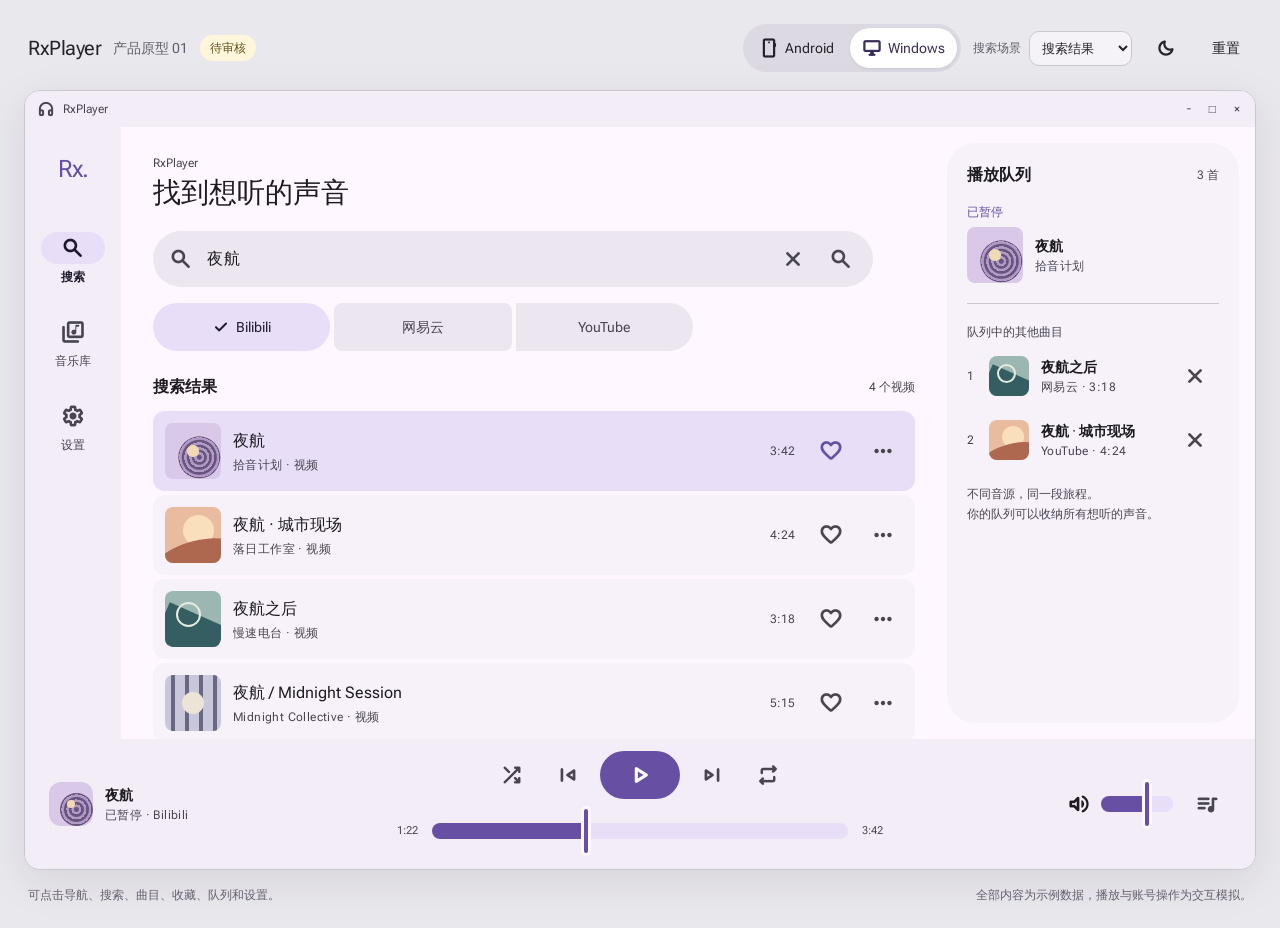
<file: design/prototype-v1/index.html>
<!doctype html>
<html lang="zh-CN">
<head>
  <meta charset="UTF-8">
  <meta name="viewport" content="width=device-width,initial-scale=1">
  <meta name="color-scheme" content="light dark">
  <title>RxPlayer · 产品原型 01 · 待审核</title>
  <link rel="icon" href="data:,">
  <link rel="stylesheet" href="prototype.css">
  <script defer src="prototype.js"></script>
</head>
<body>
  <header class="review-tools">
    <div class="review-title"><strong>RxPlayer</strong><span>产品原型 01</span><span class="review-badge">待审核</span></div>
    <div class="review-controls">
      <div class="device-picker" role="group" aria-label="预览平台">
        <button data-device-choice="android" aria-pressed="false"><span class="symbol" aria-hidden="true">smartphone</span>Android</button>
        <button data-device-choice="desktop" aria-pressed="true"><span class="symbol" aria-hidden="true">desktop_windows</span>Windows</button>
      </div>
      <label class="scene-picker">搜索场景<select id="scene-select"><option value="results">搜索结果</option><option value="idle">搜索起始页</option><option value="empty">没有结果</option><option value="error">网络错误</option><option value="expired">登录失效</option></select></label>
      <button id="review-theme" class="review-button" aria-label="切换深浅主题"><span class="symbol" aria-hidden="true">dark_mode</span></button>
      <button id="review-reset" class="review-button">重置</button>
    </div>
  </header>
  <main class="review-stage">
    <section id="product" class="product" data-device="desktop" data-theme="light" aria-label="RxPlayer 产品原型">
      <div class="window-chrome"><span class="symbol" aria-hidden="true">headphones</span><span>RxPlayer</span><span class="window-actions" aria-hidden="true">―　□　×</span></div>
      <div class="phone-status" aria-hidden="true"><span>9:41</span><span><i class="symbol">signal_cellular_alt</i><i class="symbol">wifi</i><i class="symbol">battery_full</i></span></div>
      <div class="workspace">
        <nav id="rail" class="rail" aria-label="主导航"></nav>
        <section id="main-pane" class="main-pane" aria-label="主内容"></section>
        <aside id="support-pane" class="support-pane" aria-label="播放队列"></aside>
      </div>
      <footer id="transport" class="transport" aria-label="播放控制"></footer>
      <nav id="bottom-nav" class="bottom-nav" aria-label="主导航"></nav>
      <div class="phone-gesture" aria-hidden="true"><span></span></div>
      <div id="overlay" class="overlay" hidden>
        <button class="scrim" data-action="close-overlay" aria-label="关闭弹层"></button>
        <section id="dialog" class="sheet" role="dialog" aria-modal="true" aria-labelledby="dialog-title"></section>
      </div>
      <div id="snackbar" class="snackbar" role="status" hidden></div>
    </section>
  </main>
  <footer class="review-caption"><span>可点击导航、搜索、曲目、收藏、队列和设置。</span><span>全部内容为示例数据，播放与账号操作为交互模拟。</span></footer>
</body>
</html>
</file>
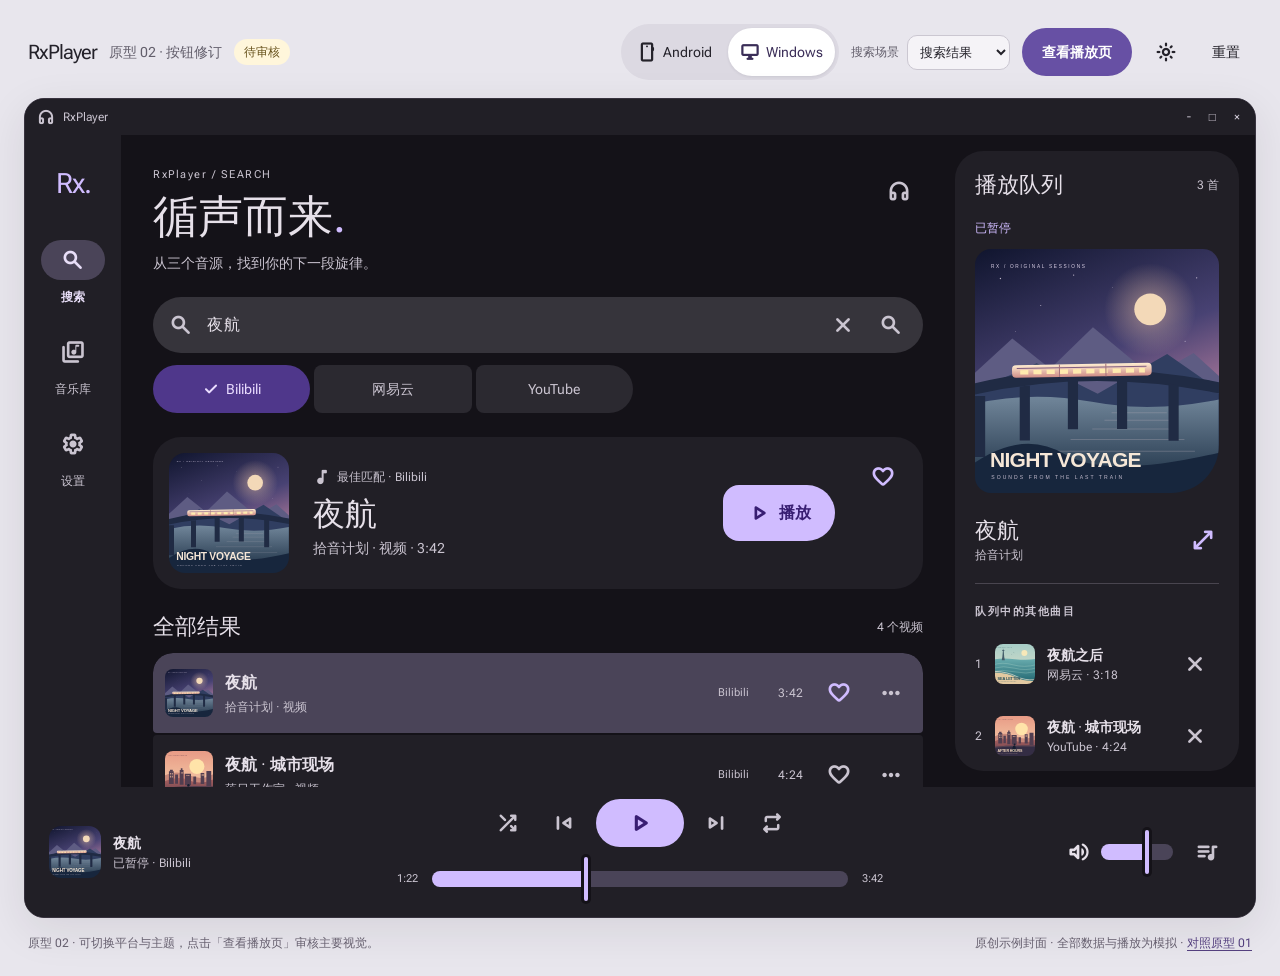
<file: design/prototype-v2/index.html>
<!doctype html>
<html lang="zh-CN">
<head>
  <meta charset="UTF-8">
  <meta name="viewport" content="width=device-width,initial-scale=1">
  <meta name="color-scheme" content="light dark">
  <title>RxPlayer · 产品原型 02 · 待审核</title>
  <link rel="icon" href="data:,">
  <link rel="stylesheet" href="../prototype-v1/prototype.css">
  <link rel="stylesheet" href="expressive.css?v=buttons-1">
  <script defer src="prototype.js?v=buttons-1"></script>
</head>
<body>
  <header class="review-tools">
    <div class="review-title"><strong>RxPlayer</strong><span>原型 02 · 按钮修订</span><span class="review-badge">待审核</span></div>
    <div class="review-controls">
      <div class="device-picker" role="group" aria-label="预览平台">
        <button data-device-choice="android" aria-pressed="false"><span class="symbol" aria-hidden="true">smartphone</span>Android</button>
        <button data-device-choice="desktop" aria-pressed="true"><span class="symbol" aria-hidden="true">desktop_windows</span>Windows</button>
      </div>
      <label class="scene-picker">搜索场景<select id="scene-select"><option value="results">搜索结果</option><option value="idle">搜索起始页</option><option value="empty">没有结果</option><option value="error">网络错误</option><option value="expired">登录失效</option></select></label>
      <button id="review-player" class="review-button">查看播放页</button>
      <button id="review-theme" class="review-button" aria-label="切换深浅主题"><span class="symbol" aria-hidden="true">dark_mode</span></button>
      <button id="review-reset" class="review-button">重置</button>
    </div>
  </header>
  <main class="review-stage">
    <section id="product" class="product" data-device="desktop" data-theme="light" aria-label="RxPlayer 产品原型">
      <div class="window-chrome"><span class="symbol" aria-hidden="true">headphones</span><span>RxPlayer</span><span class="window-actions" aria-hidden="true">―　□　×</span></div>
      <div class="phone-status" aria-hidden="true"><span>9:41</span><span><i class="symbol">signal_cellular_alt</i><i class="symbol">wifi</i><i class="symbol">battery_full</i></span></div>
      <div class="workspace">
        <nav id="rail" class="rail" aria-label="主导航"></nav>
        <section id="main-pane" class="main-pane" aria-label="主内容"></section>
        <aside id="support-pane" class="support-pane" aria-label="播放队列"></aside>
      </div>
      <footer id="transport" class="transport" aria-label="播放控制"></footer>
      <nav id="bottom-nav" class="bottom-nav" aria-label="主导航"></nav>
      <div class="phone-gesture" aria-hidden="true"><span></span></div>
      <div id="overlay" class="overlay" hidden>
        <button class="scrim" data-action="close-overlay" aria-label="关闭弹层"></button>
        <section id="dialog" class="sheet" role="dialog" aria-modal="true" aria-labelledby="dialog-title"></section>
      </div>
      <div id="snackbar" class="snackbar" role="status" hidden></div>
    </section>
  </main>
  <footer class="review-caption"><span>原型 02 · 可切换平台与主题，点击「查看播放页」审核主要视觉。</span><span>原创示例封面 · 全部数据与播放为模拟 · <a href="../prototype-v1/">对照原型 01</a></span></footer>
</body>
</html>
</file>
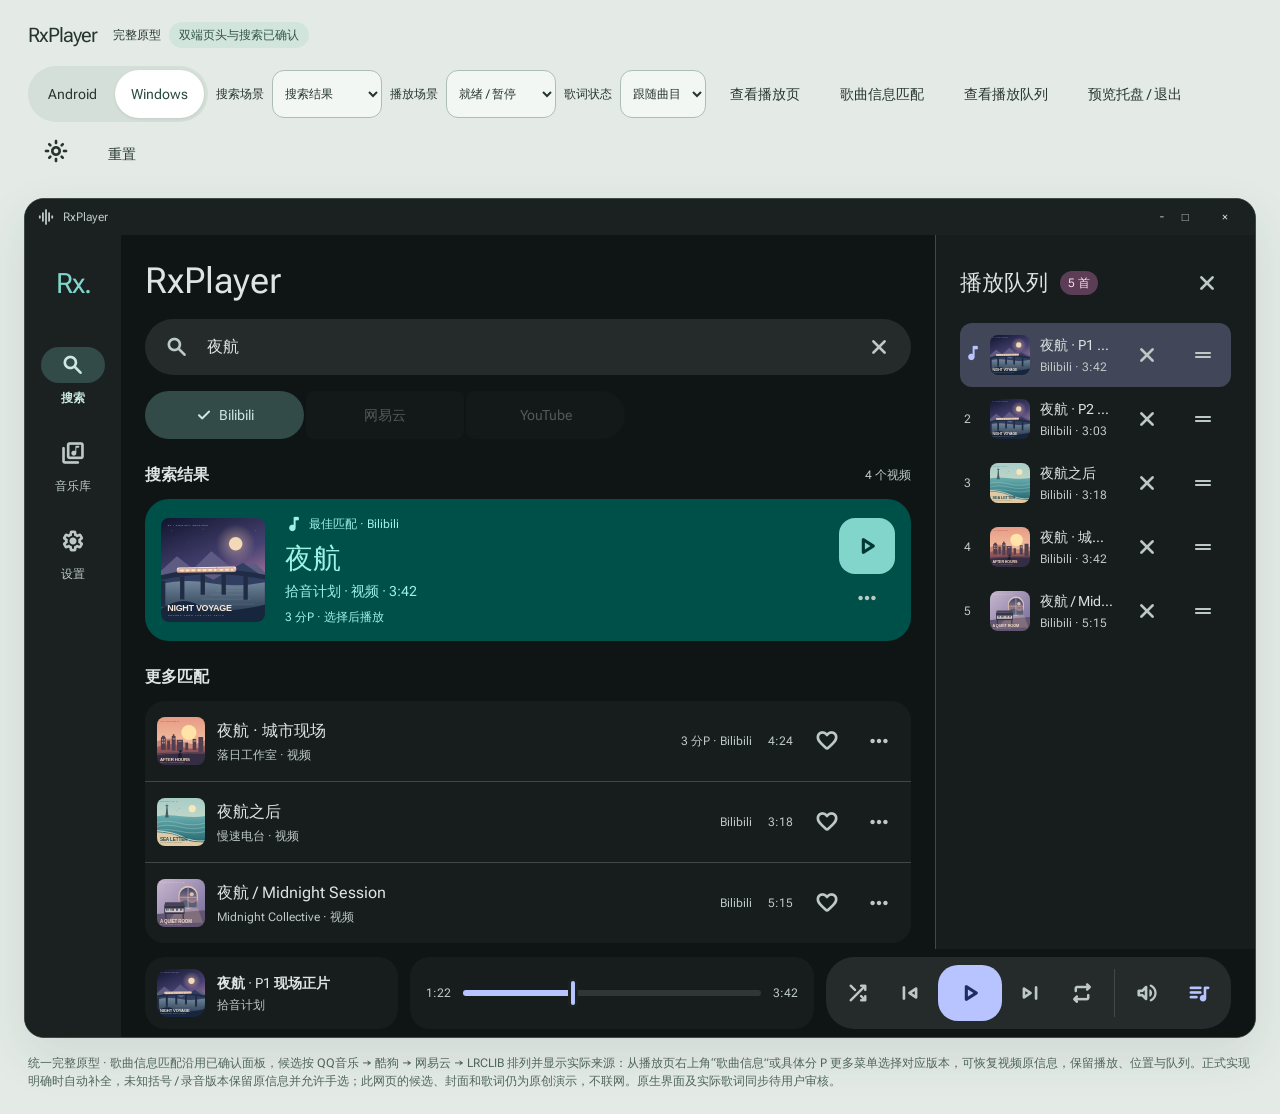
<file: design/prototype-v3/index.html>
<!doctype html>
<html lang="zh-CN">
<head>
  <meta charset="UTF-8">
  <meta name="viewport" content="width=device-width,initial-scale=1">
  <meta name="color-scheme" content="light dark">
  <title>RxPlayer · 完整交互原型</title>
  <link rel="icon" href="data:,">
  <link rel="stylesheet" href="colors.css">
  <link rel="stylesheet" href="prototype.css?revision=workspace-search-20261113">
  <link rel="stylesheet" href="transport-options.css?revision=spacing-20261106">
  <script defer src="cover-palettes.js"></script>
  <script defer src="prototype.js?revision=workspace-search-20261113"></script>
</head>
<body>
  <header class="review-tools">
    <div class="review-title"><strong>RxPlayer</strong><span>完整原型</span><span class="review-badge">双端页头与搜索已确认</span></div>
    <div class="review-controls">
      <div class="device-picker" role="group" aria-label="预览平台">
        <button data-device-choice="android" aria-pressed="false">Android</button>
        <button data-device-choice="desktop" aria-pressed="true">Windows</button>
      </div>
      <label class="scene-picker">搜索场景<select id="scene-select"><option value="results">搜索结果</option><option value="idle">起始状态</option><option value="loading">搜索中</option><option value="page-error">分页加载失败</option><option value="page-loading">分页加载中</option><option value="empty">没有结果</option><option value="error">网络错误</option><option value="expired">登录失效</option></select></label>
      <label class="scene-picker">播放场景<select id="playback-select" aria-label="预览播放状态"><option value="paused">就绪 / 暂停</option><option value="playing">播放中</option><option value="preparing">准备音频</option><option value="buffering">缓冲中</option><option value="failed">播放失败</option><option value="unavailable">内容不可用</option><option value="expired">地址失效</option><option value="refreshing">重新获取地址</option><option value="ended">播放结束</option></select></label>
      <label class="scene-picker">歌词状态<select id="lyrics-layout-select" aria-label="预览歌词状态"><option value="auto">跟随曲目</option><option value="none">无歌词</option><option value="available">有歌词</option></select></label>
      <button id="review-player" class="review-button">查看播放页</button>
      <button id="review-metadata" class="review-button">歌曲信息匹配</button>
      <button id="review-queue" class="review-button">查看播放队列</button>
      <button id="review-tray" class="review-button">预览托盘 / 退出</button>
      <button id="review-complete" class="review-button" hidden>模拟等待成功</button>
      <button id="review-theme" class="review-button" aria-label="切换深浅主题"><span class="symbol" aria-hidden="true">light_mode</span></button>
      <button id="review-reset" class="review-button">重置</button>
    </div>
  </header>
  <main class="review-stage">
    <section id="product" class="product" data-device="desktop" data-theme="dark" aria-label="RxPlayer 完整交互原型">
      <div class="window-chrome"><span class="symbol" aria-hidden="true">graphic_eq</span><span>RxPlayer</span><span class="window-actions">―　□　<button data-action="close-window" aria-label="关闭窗口并收起到托盘">×</button></span></div>
      <section id="window-placeholder" class="window-placeholder" hidden aria-live="polite"></section>
      <div class="phone-status" aria-hidden="true"><span>9:41</span><span><i class="symbol">signal_cellular_alt</i><i class="symbol">wifi</i><i class="symbol">battery_full</i></span></div>
      <div class="workspace">
        <nav id="rail" class="rail" aria-label="主导航"></nav>
        <section id="main-pane" class="main-pane" aria-label="主内容"></section>
      </div>
      <button id="library-fab" class="library-fab" type="button" data-action="new-playlist" aria-label="新建歌单" data-tip="新建歌单" hidden><span class="symbol filled" aria-hidden="true">add</span></button>
      <footer id="transport" class="transport" aria-label="播放控制"></footer>
      <nav id="bottom-nav" class="bottom-nav" aria-label="主导航"></nav>
      <div class="phone-gesture" aria-hidden="true"><span></span></div>
      <div id="overlay" class="overlay" hidden>
        <button class="scrim" data-action="close-overlay" aria-label="关闭弹层"></button>
        <section id="dialog" class="sheet" role="dialog" aria-modal="true" aria-labelledby="dialog-title"></section>
      </div>
      <button id="queue-scrim" class="queue-scrim" data-action="close-queue" aria-label="关闭播放队列" hidden></button>
      <aside id="support-pane" class="support-pane" aria-labelledby="queue-title" hidden></aside>
      <div id="snackbar" class="snackbar" role="status" hidden></div>
      <p id="live-feedback" class="sr-only" role="status" aria-live="polite" aria-atomic="true"></p>
    </section>
  </main>
  <footer class="review-caption"><span>统一完整原型 · 歌曲信息匹配沿用已确认面板，候选按 QQ音乐 → 酷狗 → 网易云 → LRCLIB 排列并显示实际来源：从播放页右上角“歌曲信息”或具体分 P 更多菜单选择对应版本，可恢复视频原信息，保留播放、位置与队列。正式实现明确时自动补全，未知括号 / 录音版本保留原信息并允许手选；此网页的候选、封面和歌词仍为原创演示，不联网。原生界面及实际歌词同步待用户审核。</span></footer>
</body>
</html>
</file>
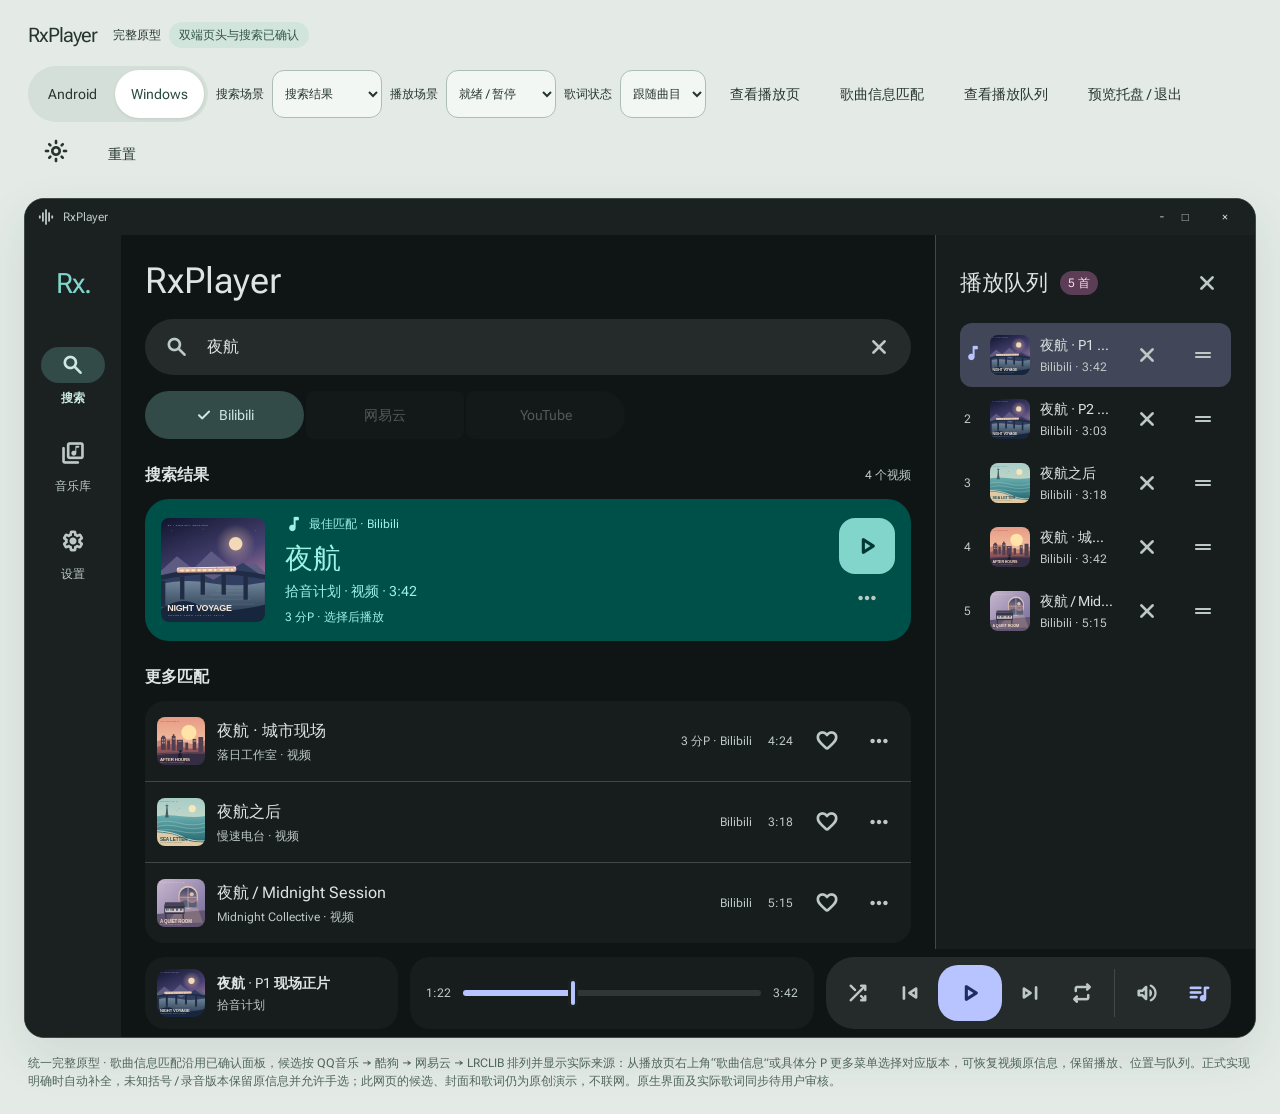
<file: design/prototype-v3/bilibili-review.html>
<!doctype html>
<html lang="zh-CN"><head><meta charset="utf-8"><meta name="viewport" content="width=device-width,initial-scale=1"><title>正在打开 RxPlayer 完整原型</title></head>
<body><p><a href="./">打开 RxPlayer 完整原型</a></p><script>
// Compatibility bookmark only; all UI and state live in the complete prototype.
const target=new URL('./',location.href),legacy=new URLSearchParams(location.search);
for(const key of ['device','theme','view','playback'])if(legacy.has(key))target.searchParams.set(key,legacy.get(key));
location.replace(target.href);
</script></body></html>
</file>
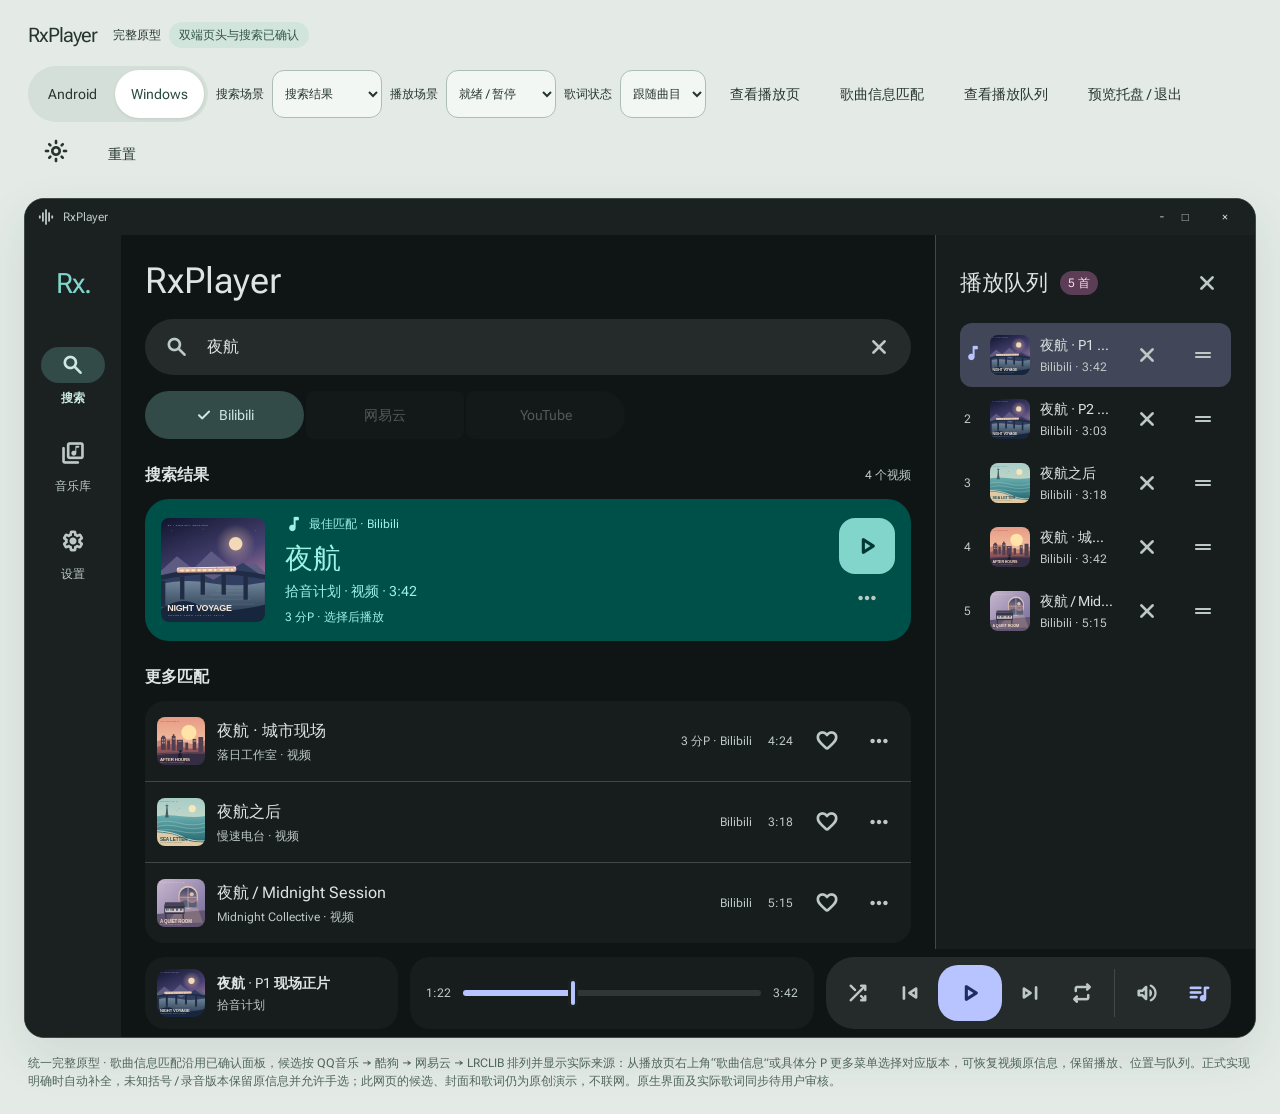
<file: design/prototype-v3/transport-review.html>
<!doctype html>
<html lang="zh-CN"><head><meta charset="utf-8"><meta name="viewport" content="width=device-width,initial-scale=1"><title>正在打开 RxPlayer 完整原型</title></head>
<body><p><a href="./">打开 RxPlayer 完整原型</a></p><script>
// Compatibility bookmark only; all UI and state live in the complete prototype.
const target=new URL('./',location.href),legacy=new URLSearchParams(location.search);
target.searchParams.set('device','desktop');
for(const key of ['theme','view','playback'])if(legacy.has(key))target.searchParams.set(key,legacy.get(key));
location.replace(target.href);
</script></body></html>
</file>
<file: design/prototype-v1/prototype.css>
@font-face{font-family:RxRoboto;src:url(assets/roboto-flex.ttf) format('truetype');font-weight:400 700;font-display:swap}
@font-face{font-family:RxSymbols;src:url(assets/symbols.ttf) format('truetype');font-weight:400 600;font-display:block}
*{box-sizing:border-box}
[hidden]{display:none!important}
body{margin:0;background:#e9e8ed;color:#24222a;font:14px/1.5 RxRoboto,'Microsoft YaHei','PingFang SC',sans-serif}
button,input,select{font:inherit}button{cursor:pointer}button:disabled{cursor:default}button{color:inherit}
.symbol{font-family:RxSymbols;font-weight:400;font-style:normal;font-size:24px;line-height:1;letter-spacing:normal;text-transform:none;white-space:nowrap;word-wrap:normal;direction:ltr;font-feature-settings:'liga';font-variation-settings:'FILL' 0;-webkit-font-smoothing:antialiased;display:inline-flex;align-items:center;justify-content:center;flex-shrink:0}
.symbol.filled{font-variation-settings:'FILL' 1}
.review-tools{max-width:1480px;margin:0 auto;padding:24px 28px 18px;display:flex;align-items:center;justify-content:space-between;gap:20px;flex-wrap:wrap}
.review-title{display:flex;align-items:center;gap:12px;color:#625e6b}.review-title strong{color:#24222a;font-size:20px;font-weight:700;letter-spacing:-.5px}.review-badge{font-size:12px;padding:4px 10px;background:#fff6db;color:#65501a;border-radius:999px}
.review-controls{display:flex;align-items:center;gap:12px;flex-wrap:wrap}.device-picker{display:flex;background:#dcd9e2;border-radius:99px;padding:4px;gap:4px}.device-picker button,.review-button{border:0;background:transparent;border-radius:99px;min-height:40px;padding:8px 12px;display:flex;align-items:center;gap:6px}.device-picker button[aria-pressed=true]{background:#fff;color:#3a2d57;box-shadow:0 1px 3px #25202f16}.review-controls .symbol{font-size:20px}.review-button:hover{background:#dcd9e2}.scene-picker{display:flex;gap:8px;align-items:center;font-size:12px;color:#625e6b}.scene-picker select{padding:8px;background:#f5f3f7;border:1px solid #cbc7d1;border-radius:10px;color:#24222a;font-size:13px}
.review-stage{padding:0 24px;max-width:1480px;margin:0 auto;display:flex;justify-content:center}.review-caption{max-width:1480px;margin:0 auto;padding:16px 28px 24px;display:flex;justify-content:space-between;gap:12px;flex-wrap:wrap;font-size:12px;color:#686271}
.product{--primary:#6750a4;--on-primary:#fff;--primary-container:#eaddff;--on-primary-container:#21005d;--secondary-container:#e8def8;--on-secondary-container:#1d192b;--surface:#fef7ff;--surface-low:#f7f2fa;--surface-container:#f3edf7;--surface-high:#ece6f0;--surface-highest:#e6e0e9;--on-surface:#1d1b20;--on-surface-variant:#49454f;--outline:#79747e;--outline-variant:#cac4d0;--error:#b3261e;--on-error:#fff;--fast-spatial:350ms cubic-bezier(.42,1.67,.21,.90);--default-spatial:500ms cubic-bezier(.38,1.21,.22,1);--effects:200ms cubic-bezier(.34,.8,.34,1);color-scheme:light;position:relative;isolation:isolate;overflow:hidden;background:var(--surface);color:var(--on-surface);width:100%;height:780px;display:flex;flex-direction:column;border:1px solid #cbc7d1;border-radius:16px;box-shadow:0 12px 44px #26212e18}
.product[data-theme=dark]{--primary:#d0bcff;--on-primary:#381e72;--primary-container:#4f378b;--on-primary-container:#eaddff;--secondary-container:#4a4458;--on-secondary-container:#e8def8;--surface:#141218;--surface-low:#1d1b20;--surface-container:#211f26;--surface-high:#2b2930;--surface-highest:#36343b;--on-surface:#e6e0e9;--on-surface-variant:#cac4d0;--outline:#938f99;--outline-variant:#49454f;--error:#f2b8b5;--on-error:#601410;color-scheme:dark}
.product button{border:0;background:none}.product button:focus-visible,.product input:focus-visible,.product select:focus-visible{outline:3px solid var(--primary);outline-offset:3px}.product input{color:var(--on-surface)}
.window-chrome{height:36px;padding:0 12px;display:flex;align-items:center;gap:8px;background:var(--surface-container);font-size:12px;color:var(--on-surface-variant);flex-shrink:0}.window-chrome>.symbol{font-size:18px}.window-actions{margin-left:auto;letter-spacing:3px}.phone-status,.phone-gesture{display:none}
.workspace{display:flex;flex:1;min-height:0}.rail{width:96px;flex-shrink:0;background:var(--surface-container);display:flex;flex-direction:column;align-items:center;padding:24px 8px;gap:12px}.brand{font-weight:700;font-size:24px;letter-spacing:-1px;color:var(--primary);padding:0 0 24px}.nav-button{min-height:72px;display:flex;flex-direction:column;align-items:center;justify-content:center;gap:4px;font-size:12px;font-weight:500;border-radius:20px;width:100%;color:var(--on-surface-variant)}.nav-indicator{width:64px;height:32px;display:flex;align-items:center;justify-content:center;border-radius:999px;transition:background var(--effects),border-radius var(--fast-spatial)}.nav-button[aria-current=page]{color:var(--on-secondary-container);font-weight:700}.nav-button[aria-current=page] .nav-indicator{background:var(--secondary-container)}.nav-button[aria-current=page] .symbol{font-variation-settings:'FILL' 1}.nav-button:hover .nav-indicator{background:color-mix(in srgb,var(--on-surface) 8%,transparent)}.nav-button[aria-current=page]:hover .nav-indicator{background:var(--secondary-container)}
.main-pane{flex:1;min-width:0;overflow-y:auto;scrollbar-width:thin;scrollbar-color:var(--outline-variant) transparent;padding:28px 32px 32px}.page-head{display:flex;align-items:center;justify-content:space-between;gap:16px;margin:0 0 20px}.page-head h1{font-size:28px;line-height:36px;font-weight:500;margin:0;letter-spacing:0}.eyebrow{font-size:12px;line-height:16px;color:var(--on-surface-variant);margin:0 0 4px}.page-caption{color:var(--on-surface-variant);font-size:14px;line-height:20px;margin:0}
.icon-button{width:48px;height:48px;flex:0 0 48px;display:inline-flex;align-items:center;justify-content:center;border-radius:999px;position:relative;color:var(--on-surface-variant);transition:background var(--effects),border-radius var(--fast-spatial)}.icon-button:hover{background:color-mix(in srgb,var(--on-surface) 8%,transparent)}.icon-button:active{background:color-mix(in srgb,var(--on-surface) 12%,transparent);border-radius:12px}.icon-button[aria-pressed=true]{color:var(--primary)}.icon-button[aria-pressed=true]>.symbol{font-variation-settings:'FILL' 1}
.icon-button[data-tip]:hover:after,.icon-button[data-tip]:focus-visible:after{content:attr(data-tip);position:absolute;bottom:calc(100% + 6px);left:50%;transform:translateX(-50%);background:var(--on-surface);color:var(--surface);font-size:12px;line-height:16px;font-weight:400;padding:6px 8px;border-radius:4px;white-space:nowrap;z-index:10;pointer-events:none}
.search-form{display:flex;align-items:center;border-radius:28px;background:var(--surface-high);min-height:56px;padding:4px 8px 4px 16px;max-width:720px;margin-bottom:16px;transition:box-shadow var(--effects)}.search-form:focus-within{box-shadow:0 0 0 2px var(--primary)}.search-form>.symbol{color:var(--on-surface-variant);margin-right:12px}.search-form input{background:none;border:0;outline:none;min-width:0;flex:1;font-size:16px;line-height:24px;letter-spacing:.5px}.search-form input:focus-visible{outline:none}.search-form input::placeholder{color:var(--on-surface-variant)}.search-form .icon-button{width:44px;height:44px;flex-basis:44px}
.sources{display:flex;gap:4px;max-width:540px;margin:0 0 24px}.source-button{min-height:48px;padding:10px 16px!important;flex:1;font-size:14px;line-height:20px;font-weight:500;background:var(--surface-high)!important;color:var(--on-surface-variant);border-radius:8px;display:flex;align-items:center;justify-content:center;gap:6px;transition:background var(--effects),border-radius var(--fast-spatial)}.source-button:first-child{border-radius:999px 8px 8px 999px}.source-button:last-child{border-radius:8px 999px 999px 8px}.source-button[aria-checked=true]{background:var(--secondary-container)!important;color:var(--on-secondary-container);border-radius:999px;font-weight:700}.source-button:active{border-radius:12px}.source-button .symbol{font-size:18px}.section-head{display:flex;align-items:center;justify-content:space-between;gap:12px;margin:24px 0 12px}.section-head h2{font-size:16px;line-height:24px;font-weight:700;margin:0}.section-head small{color:var(--on-surface-variant);font-size:12px}
.track-list{display:flex;flex-direction:column;gap:4px}.track-row{display:flex;align-items:center;gap:4px;min-width:0;background:var(--surface-low);border-radius:12px;padding:4px 8px 4px 4px;transition:background var(--effects)}.track-row.current{background:var(--secondary-container)}.track-main{display:flex;align-items:center;gap:12px;min-width:0;flex:1;text-align:left;padding:8px!important;border-radius:8px;min-height:72px;position:relative}.track-main:hover{background:color-mix(in srgb,var(--on-surface) 6%,transparent)}.track-info{display:flex;flex-direction:column;gap:4px;min-width:0}.track-title{font-size:16px;line-height:24px;font-weight:500;overflow:hidden;text-overflow:ellipsis;white-space:nowrap}.track-sub{font-size:12px;line-height:16px;letter-spacing:.4px;color:var(--on-surface-variant);overflow:hidden;text-overflow:ellipsis;white-space:nowrap}.track-meta{font-size:12px;color:var(--on-surface-variant);white-space:nowrap;padding:0 8px}.track-row>.icon-button{width:40px;flex-basis:40px;height:48px}.track-row .playing{color:var(--primary);font-size:22px}
.art{width:56px;height:56px;border-radius:8px;flex-shrink:0;position:relative;overflow:hidden;isolation:isolate;background:#cac4e3;display:grid;place-items:center}.art:before,.art:after{content:'';position:absolute;inset:0;pointer-events:none}.art-0{background:#d9c8e8}.art-0:before{width:75%;height:75%;inset:auto;border-radius:50%;background:repeating-radial-gradient(circle,#69547d 0 2px,#b09ac6 3px 5px);transform:translate(15%,15%)}.art-0:after{inset:40%;border-radius:50%;background:#f0d9b5}.art-1{background:#e9bb9f}.art-1:before{background:#f9dfbc;width:56%;height:56%;inset:14% 12% auto auto;border-radius:50%}.art-1:after{background:#ad684f;width:150%;height:60%;inset:60% auto auto -20%;border-radius:50% 50% 0 0;transform:rotate(-15deg)}.art-2{background:#9cb7b1}.art-2:before{background:#355e62;width:110%;height:72%;inset:40% -10% auto;transform:rotate(24deg)}.art-2:after{border:2px solid #e6ecdd;width:38%;height:38%;inset:20%;border-radius:50%}.art-3{background:#c8c8da}.art-3:before{background:repeating-linear-gradient(110deg,#686882 0 4px,transparent 4px 14px);transform:rotate(-20deg);inset:-20%}.art-3:after{background:#ece5d7;inset:30%;border-radius:50%}.art.large{width:100%;height:auto;aspect-ratio:1;border-radius:20px}.art.mini{width:44px;height:44px;border-radius:12px}
.support-pane{width:292px;flex-shrink:0;background:var(--surface-low);margin:16px 16px 16px 0;border-radius:28px;padding:20px;overflow-y:auto;scrollbar-width:thin}.support-heading{display:flex;align-items:center;justify-content:space-between;margin-bottom:16px}.support-heading h2{font-size:16px;font-weight:700;margin:0}.support-current{display:flex;gap:12px;align-items:center;margin-bottom:20px}.support-current .track-info{gap:2px}.support-label{font-size:12px;color:var(--primary);font-weight:500;margin-bottom:6px}.queue-item{display:flex;align-items:center;gap:10px;padding:8px 0;min-height:64px}.queue-item .art{width:40px;height:40px}.queue-item .track-info{flex:1}.queue-item .track-title{font-size:14px;line-height:20px}.queue-item .icon-button{width:36px;flex-basis:36px;height:48px}.queue-number{font-size:12px;width:12px;color:var(--on-surface-variant)}.queue-caption{font-size:12px;line-height:20px;color:var(--on-surface-variant);margin:12px 0}.support-divider{height:1px;background:var(--outline-variant);border:0;margin:20px 0}
.transport{background:var(--surface-container);min-height:100px;padding:12px 24px;display:grid;grid-template-columns:minmax(180px,1fr) minmax(260px,1.5fr) minmax(100px,1fr);align-items:center;gap:24px}.now-track{display:flex;align-items:center;gap:12px;min-width:0;text-align:left;padding:0!important;border-radius:12px}.now-track .track-info{gap:2px}.now-track .track-title{font-size:14px;line-height:20px;font-weight:700}.now-track .track-sub{font-size:12px}.transport-center{display:flex;flex-direction:column;align-items:center;gap:6px}.play-controls{display:flex;align-items:center;justify-content:center;gap:8px}.play-button{min-width:80px;height:48px;padding:0 24px!important;background:var(--primary)!important;color:var(--on-primary);display:flex;align-items:center;justify-content:center;border-radius:999px;transition:border-radius var(--fast-spatial),background var(--effects)}.play-button:active{border-radius:12px}.play-button .symbol{font-size:28px;font-variation-settings:'FILL' 1}.progress-line{display:flex;align-items:center;gap:12px;width:100%;font-size:11px;color:var(--on-surface-variant);font-variant-numeric:tabular-nums}.progress-line input{min-width:0;flex:1;width:100%;height:16px;accent-color:var(--primary);cursor:pointer}.transport-right{display:flex;align-items:center;justify-content:flex-end;gap:8px}.volume{width:72px;accent-color:var(--primary)}.mini-play,.mini-queue{display:none!important}.desktop-control{display:flex}.bottom-nav{display:none}
.filled-button,.tonal-button,.text-button,.outline-button{min-height:48px;padding:10px 20px!important;border-radius:999px;display:inline-flex;align-items:center;justify-content:center;gap:8px;font-size:14px;line-height:20px;font-weight:700;text-decoration:none;transition:border-radius var(--fast-spatial),background var(--effects)}.filled-button{background:var(--primary)!important;color:var(--on-primary)}.tonal-button{background:var(--secondary-container)!important;color:var(--on-secondary-container)}.text-button{color:var(--primary)}.outline-button{border:1px solid var(--outline)!important;background:transparent;color:var(--primary)}.filled-button:active,.tonal-button:active,.outline-button:active{border-radius:12px}.text-button:hover{background:color-mix(in srgb,var(--primary) 8%,transparent)}.filled-button>.symbol,.tonal-button>.symbol{font-size:20px}.hint{font-size:12px;color:var(--on-surface-variant);line-height:20px}.chips{display:flex;flex-wrap:wrap;gap:8px}.history-chip{min-height:48px;padding:8px 16px!important;border-radius:12px;border:1px solid var(--outline-variant)!important;display:flex;align-items:center;gap:8px;color:var(--on-surface-variant)}.history-chip>.symbol{font-size:18px}.history-chip:hover{background:var(--surface-high)}.tabs{display:flex;border-bottom:1px solid var(--outline-variant);gap:8px;margin-bottom:20px}.tab{flex:1;min-height:48px;padding:12px!important;position:relative;color:var(--on-surface-variant);font-weight:500}.tab[aria-selected=true]{color:var(--primary);font-weight:700}.tab[aria-selected=true]:after{content:'';position:absolute;bottom:0;left:20%;right:20%;height:3px;border-radius:3px 3px 0 0;background:var(--primary)}.tab:hover{background:var(--surface-low)}
.empty-state{min-height:240px;display:flex;flex-direction:column;align-items:center;justify-content:center;text-align:center;gap:12px;padding:24px}.empty-state>.symbol{font-size:40px;color:var(--primary);background:var(--secondary-container);width:80px;height:80px;border-radius:28px}.empty-state h2{font-size:22px;line-height:28px;font-weight:500;margin:4px 0 0}.empty-state p{font-size:14px;line-height:20px;color:var(--on-surface-variant);max-width:300px;margin:0}.inline-banner{background:var(--surface-high);padding:16px;border-radius:16px;display:flex;gap:12px;align-items:center;margin-bottom:16px}.inline-banner>.symbol{color:var(--primary)}.inline-banner .banner-copy{flex:1;font-size:14px}.inline-banner small{display:block;color:var(--on-surface-variant);font-size:12px;margin-top:4px}
.playlist-grid{display:grid;grid-template-columns:repeat(2,minmax(0,1fr));gap:16px}.playlist-card{padding:12px!important;background:var(--surface-low)!important;border-radius:20px;text-align:left;display:flex;align-items:center;gap:12px;min-width:0}.playlist-card .art{width:64px;height:64px}.playlist-card strong{font-size:16px;font-weight:500;display:block}.playlist-card small{font-size:12px;color:var(--on-surface-variant)}.settings-group{background:var(--surface-low);border-radius:20px;overflow:hidden;margin:12px 0 24px}.settings-row{display:flex;align-items:center;justify-content:space-between;padding:16px;gap:16px;min-height:80px}.settings-row+.settings-row{border-top:1px solid var(--outline-variant)}.settings-row .row-copy{flex:1;min-width:0}.settings-row strong{font-size:16px;line-height:24px;font-weight:500;display:block}.settings-row small{display:block;font-size:12px;line-height:20px;color:var(--on-surface-variant);margin-top:2px}.settings-row>select{max-width:150px;background:var(--surface-high);color:var(--on-surface);border:0;border-radius:12px;padding:12px}.switch{display:flex;position:relative;align-items:center;flex-shrink:0;min-height:48px;cursor:pointer}.switch input{width:52px;height:32px;appearance:none;border-radius:999px;border:2px solid var(--outline);background:var(--surface-highest);position:relative;margin:0;cursor:pointer}.switch input:before{content:'';position:absolute;left:6px;top:6px;width:16px;height:16px;background:var(--outline);border-radius:50%;transition:transform var(--fast-spatial)}.switch input:checked{background:var(--primary);border-color:var(--primary)}.switch input:checked:before{width:24px;height:24px;left:2px;top:2px;background:var(--on-primary);transform:translateX(18px)}.account-tag{font-size:12px;color:var(--primary);font-weight:500}
.overlay{position:absolute;inset:36px 0 0;z-index:30;display:grid;place-items:center}.overlay[hidden]{display:none}.scrim{position:absolute;inset:0;background:#0008!important;cursor:default}.sheet{position:relative;background:var(--surface);max-width:480px;width:calc(100% - 48px);max-height:calc(100% - 48px);overflow:auto;border-radius:28px;padding:24px;box-shadow:0 12px 48px #0002}.sheet-head{display:flex;align-items:center;justify-content:space-between;gap:8px;margin-bottom:16px}.sheet-head h2{font-size:22px;line-height:28px;font-weight:500;margin:0}.sheet-head .icon-button{margin-right:-12px}.sheet .queue-item{padding:4px 0}.full-player .art.large{max-width:260px;margin:0 auto 24px}.full-player .player-title{font-size:28px;line-height:36px;font-weight:500;margin:0}.full-player .player-sub{font-size:14px;color:var(--on-surface-variant);margin:6px 0 20px}.full-player .progress-line{margin:12px 0 20px}.full-player .play-button{width:112px;height:64px}.full-player .play-button .symbol{font-size:36px}.full-player .play-controls{gap:16px}.player-title-row{display:flex;align-items:center;gap:16px}.player-title-row>div{flex:1}.player-secondary{display:flex;justify-content:center;gap:32px;margin-top:20px}.menu-action{width:100%;display:flex;align-items:center;gap:16px;min-height:56px;padding:12px!important;text-align:left;border-radius:12px}.menu-action:hover{background:var(--surface-high)}.menu-action .symbol{color:var(--on-surface-variant)}.dialog-input{display:block;width:100%;min-height:56px;padding:14px 16px;background:transparent;border:1px solid var(--outline);border-radius:8px;font-size:16px;margin:16px 0}.dialog-actions{display:flex;justify-content:flex-end;gap:8px;margin-top:16px}.snackbar{position:absolute;z-index:60;bottom:118px;left:50%;transform:translateX(-50%);background:var(--on-surface);color:var(--surface);font-size:14px;line-height:20px;padding:14px 20px;border-radius:8px;max-width:calc(100% - 32px);width:max-content;box-shadow:0 3px 12px #0002;pointer-events:none}.snackbar[hidden]{display:none}
.product[data-device=android]{width:412px;max-width:100%;height:876px;border-radius:36px;border:7px solid #28252f}.product[data-device=android] .window-chrome{display:none}.product[data-device=android] .phone-status{display:flex;justify-content:space-between;align-items:center;padding:12px 24px 8px;height:44px;font-size:14px;font-weight:700;flex-shrink:0}.phone-status>span:last-child{display:flex;gap:4px}.phone-status .symbol{font-size:18px}.product[data-device=android] .workspace{overflow:hidden}.product[data-device=android] .rail,.product[data-device=android] .support-pane{display:none}.product[data-device=android] .main-pane{padding:12px 16px 20px}.product[data-device=android] .page-head{margin-bottom:20px}.product[data-device=android] .page-head h1{font-size:28px;line-height:36px}.product[data-device=android] .page-head .page-caption{max-width:120px;text-align:right;font-size:12px}.product[data-device=android] .search-form{padding-left:16px}.product[data-device=android] .search-form input{font-size:14px;letter-spacing:.2px}.product[data-device=android] .search-form>.symbol{margin-right:8px}.product[data-device=android] .sources{margin-bottom:20px;gap:4px}.product[data-device=android] .source-button{padding:8px!important;font-size:12px;gap:4px}.product[data-device=android] .source-button .symbol{font-size:16px}.product[data-device=android] .track-meta{display:none}.product[data-device=android] .track-main{gap:12px;padding:8px!important}.product[data-device=android] .track-row{padding-right:4px}.product[data-device=android] .track-row>.icon-button{width:40px;flex-basis:40px}.product[data-device=android] .track-title{font-size:16px}.product[data-device=android] .track-row .favorite-list{display:none}.product[data-device=android] .transport{display:flex;min-height:76px;margin:8px 12px 4px;padding:12px;gap:4px;border-radius:20px;background:var(--surface-high)}.product[data-device=android] .now-track{flex:1;gap:10px}.product[data-device=android] .now-track .art{width:44px;height:44px;border-radius:8px}.product[data-device=android] .transport-center,.product[data-device=android] .transport-right{display:none}.product[data-device=android] .mini-play,.product[data-device=android] .mini-queue{display:flex!important}.product[data-device=android] .mini-play{min-width:56px;width:56px;padding:0!important}.product[data-device=android] .mini-queue{width:44px;flex-basis:44px}.product[data-device=android] .bottom-nav{display:flex;gap:8px;background:var(--surface-container);padding:8px 16px 4px;flex-shrink:0;min-height:72px}.product[data-device=android] .bottom-nav .nav-button{flex:1;min-height:60px}.product[data-device=android] .nav-indicator{height:32px}.product[data-device=android] .phone-gesture{display:flex;height:20px;align-items:center;justify-content:center;background:var(--surface-container);flex-shrink:0}.phone-gesture span{width:100px;height:4px;background:var(--on-surface);border-radius:999px}.product[data-device=android] .overlay{inset:44px 0 0;align-items:end}.product[data-device=android] .sheet{width:100%;max-width:none;max-height:94%;border-radius:28px 28px 0 0;padding:20px 24px 32px}.product[data-device=android] .sheet.full-player{height:100%;max-height:100%;border-radius:0}.product[data-device=android] .full-player .art.large{max-width:264px;margin-bottom:24px;border-radius:28px}.product[data-device=android] .snackbar{bottom:184px}.product[data-device=android] .playlist-grid{grid-template-columns:1fr}.product[data-device=android] .settings-row{padding:16px 12px;gap:12px}.product[data-device=android] .settings-row>.text-button{padding:8px 12px!important}.product[data-device=android] .inline-banner{align-items:flex-start}.product[data-device=android] .inline-banner .text-button{padding:0 8px!important;white-space:nowrap}.product[data-device=android] .full-player .play-controls{gap:12px}
@media(max-width:1080px){.product[data-device=desktop] .support-pane{display:none}.product[data-device=desktop] .transport{grid-template-columns:minmax(150px,1fr) minmax(240px,1.2fr) 48px;gap:16px}.product[data-device=desktop] .transport-right .volume,.product[data-device=desktop] .transport-right .volume-icon{display:none}.main-pane{padding:24px}}
@media(max-width:700px){.review-tools{padding:16px}.review-stage{padding:0 8px}.review-caption{padding:12px 16px}.review-title{gap:8px}.review-controls{gap:8px}.scene-picker{font-size:0}.scene-picker select{font-size:12px}.product[data-device=desktop]{height:760px}.product[data-device=desktop] .rail{width:72px}.product[data-device=desktop] .nav-indicator{width:48px}.product[data-device=desktop] .main-pane{padding:20px 16px}.product[data-device=desktop] .page-head{align-items:flex-start}.product[data-device=desktop] .page-caption{display:none}.product[data-device=desktop] .transport{display:flex;gap:8px;padding:12px;min-height:84px}.product[data-device=desktop] .now-track{flex:1}.product[data-device=desktop] .transport-center,.product[data-device=desktop] .transport-right{display:none}.product[data-device=desktop] .mini-play,.product[data-device=desktop] .mini-queue{display:flex!important}.product[data-device=desktop] .mini-play{min-width:56px;width:56px;padding:0!important}.product[data-device=desktop] .track-meta,.product[data-device=desktop] .favorite-list{display:none}.product[data-device=desktop] .source-button{padding:8px!important;font-size:12px}.product[data-device=desktop] .playlist-grid{grid-template-columns:1fr}.playlist-card .art{width:48px;height:48px}.product[data-device=android]{border-width:4px}.review-caption>span{max-width:100%}}
@media(prefers-reduced-motion:reduce){.product *{transition:none!important;animation:none!important;scroll-behavior:auto!important}}
.product .search-form .icon-button{width:48px;height:48px;flex-basis:48px}
.product .track-row>.icon-button,.product .queue-item .icon-button{width:48px;flex-basis:48px;height:48px}
.product[data-device=android] .track-row>.icon-button,.product[data-device=android] .mini-queue{width:48px;flex-basis:48px}
.product[data-device=android].is-searching .page-head,.product[data-device=android].is-searching .transport,.product[data-device=android].is-searching .bottom-nav{display:none}
.full-player.artwork-tone{background:var(--primary-container);color:var(--on-primary-container)}
.full-player.artwork-tone .player-sub,.full-player.artwork-tone .icon-button,.full-player.artwork-tone .progress-line{color:var(--on-primary-container)}
.full-player.artwork-tone .icon-button[aria-pressed=true]{background:var(--surface);color:var(--primary)}
.queue-item .now-track{flex:1}
.product .now-track{min-height:48px}
.product input[type=range]{appearance:none;-webkit-appearance:none;min-height:48px;height:48px;background:transparent;border:0;cursor:pointer}
.product input[type=range]::-webkit-slider-runnable-track{height:16px;border-radius:8px;background:linear-gradient(to right,var(--primary) var(--progress,65%),var(--secondary-container) var(--progress,65%))}
.product input[type=range]::-webkit-slider-thumb{appearance:none;-webkit-appearance:none;width:4px;height:44px;margin-top:-14px;background:var(--primary);border-radius:2px;box-shadow:0 0 0 3px var(--surface)}
.product input[type=range]:active::-webkit-slider-thumb{width:2px}
.product input[type=range]::-moz-range-track{height:16px;border-radius:8px;background:var(--secondary-container)}
.product input[type=range]::-moz-range-progress{height:16px;border-radius:8px;background:var(--primary)}
.product input[type=range]::-moz-range-thumb{width:4px;height:44px;background:var(--primary);border:0;border-radius:2px}
.nav-button[aria-current=page] .symbol{font-variation-settings:'FILL' 1,'wght' 600}
.product[data-device=android] .icon-button[data-tip]:after{display:none}
.sheet-head .icon-button[data-tip]:after{bottom:auto;top:calc(100% + 6px)}
</file>
<file: design/prototype-v2/expressive.css>
/* Prototype 02 product decisions. M3 role colors and web motion fallbacks are shared with 01. */
body { background:#e8e6ed; }
.review-title strong { letter-spacing:-1px; }
.review-controls button { min-height:48px; }
#review-player { background:#6750a4; color:#fff; padding-inline:20px; font-weight:700; }
.review-caption a { color:#554180; text-underline-offset:3px; }
.product { height:820px; border-radius:20px; }
.product[data-theme=dark] { border-color:#38333f; }
.product .page-head { align-items:flex-start; margin-bottom:24px; }
.product .page-head h1 { font-size:45px; line-height:52px; font-weight:500; letter-spacing:0; }
.heading-dot { color:var(--primary); }
.product .eyebrow { font-size:11px; line-height:16px; letter-spacing:1.5px; font-weight:700; margin-bottom:8px; }
.page-intro { margin:10px 0 0; font-size:14px; line-height:20px; color:var(--on-surface-variant); }
.product .main-pane { padding:32px; }
.product .rail { padding-top:28px; gap:20px; }
.product .brand { font-size:28px; padding-bottom:12px; }
.product .nav-indicator { height:40px; border-radius:16px; }
.product .nav-button[aria-current=page] .nav-indicator { border-radius:999px; }
.product .nav-button { gap:8px; }
.product .section-head { margin:24px 0 12px; }
.product .section-head h2 { font-size:22px; line-height:28px; font-weight:500; }
.product .text-button { min-width:48px; }
.product .search-form { max-width:100%; margin-bottom:12px; background:var(--surface-highest); }
.product .search-form input { min-height:48px; }
.product .sources { margin-bottom:24px; max-width:480px; gap:4px; }
.product .source-button { min-height:48px; font-size:14px; }
.product .source-button[aria-checked=true] { color:var(--on-primary-container); background:var(--primary-container)!important; }
.source-label { display:flex; align-items:center; gap:6px; color:var(--on-surface-variant); font-size:12px; line-height:16px; font-weight:500; }
.source-label .symbol { font-size:18px; }
.featured-result { display:flex; align-items:center; gap:24px; position:relative; border-radius:28px; padding:16px; background:var(--surface-container); }
.featured-art { padding:0!important; border-radius:16px; flex-shrink:0; }
.featured-result .art { width:144px; height:144px; border-radius:16px; }
.featured-copy { flex:1; min-width:0; }
.featured-copy h2 { font-size:32px; line-height:40px; margin:8px 0 4px; font-weight:500; overflow-wrap:anywhere; }
.featured-copy p { margin:0 0 16px; color:var(--on-surface-variant); font-size:14px; line-height:20px; }
.product .featured-play { height:56px; font-size:16px; padding-inline:24px!important; }
.featured-play .symbol { font-size:24px; }
.featured-result>.favorite-list { align-self:flex-start; }
@media(min-width:1100px) {
  .product[data-device=desktop] .featured-result .art { width:120px; height:120px; }
  .product[data-device=desktop] .featured-copy { display:grid; grid-template-columns:minmax(0,1fr) auto; align-items:center; column-gap:20px; }
  .product[data-device=desktop] .featured-copy .source-label { grid-column:1; }
  .product[data-device=desktop] .featured-copy h2 { grid-column:1; }
  .product[data-device=desktop] .featured-copy p { grid-column:1; margin-bottom:0; }
  .product[data-device=desktop] .featured-play { grid-column:2; grid-row:1/4; }
}
.product .track-list { gap:2px; border-radius:20px; overflow:hidden; }
.product .track-row { border-radius:4px; background:var(--surface-container); padding:4px 8px 4px 4px; }
.product .track-row:first-child { border-radius:20px 20px 4px 4px; }
.product .track-row:last-child { border-radius:4px 4px 20px 20px; }
.product .track-row:only-child { border-radius:20px; }
.product .track-row.current { background:var(--secondary-container); }
.product .track-main { min-height:72px; }
.product .track-row .art { width:48px; height:48px; border-radius:8px; }
.track-source { font-size:11px; line-height:16px; color:var(--on-surface-variant); min-width:48px; }
.product .track-title { font-weight:700; }
.product .track-sub { letter-spacing:0; }
.product .art { background-position:center; background-size:cover; }
.product .art:before,.product .art:after { display:none; }
.product .art-0 { background-image:url(assets/night-voyage.svg); }
.product .art-1 { background-image:url(assets/sunset-session.svg); }
.product .art-2 { background-image:url(assets/sea-letter.svg); }
.product .art-3 { background-image:url(assets/quiet-room.svg); }
.product .support-pane { background:var(--surface-container); width:284px; margin:16px 16px 16px 0; padding:20px; border-radius:28px; }
.product .support-heading { margin-bottom:20px; }
.product .support-heading h2 { font-size:22px; line-height:28px; font-weight:500; }
.product .support-current { display:grid; grid-template-columns:1fr 32px; width:100%; }
.product .support-current>.art { width:100%; height:auto; aspect-ratio:1; grid-column:1/-1; border-radius:16px 16px 48px 16px; margin:0 0 12px; }
.product .support-current>.symbol { color:var(--primary); }
.product .support-current .track-title { font-size:22px; line-height:28px; font-weight:500; }
.product .support-label { margin-bottom:12px; }
.product .queue-caption { line-height:20px; }
.product .queue-item { min-height:72px; gap:8px; }
.product .transport { padding:12px 24px; background:var(--surface-container); }
.product .transport .play-button { min-width:88px; height:48px; }
.hero-play-label { display:none; }
.product .play-button.is-playing { border-radius:16px; }
.product .play-button:active { border-radius:12px; }
.product .transport .mini { width:52px; height:52px; border-radius:12px; }
.collection-feature { background:var(--secondary-container); color:var(--on-secondary-container); border-radius:28px; display:flex; justify-content:space-between; align-items:center; min-height:224px; padding:24px; gap:16px; overflow:hidden; }
.collection-feature .eyebrow { color:var(--on-secondary-container); }
.collection-feature h2 { font-size:32px; line-height:40px; font-weight:500; margin:0; }
.collection-feature p:not(.eyebrow) { font-size:12px; line-height:16px; margin:12px 0 16px; }
.product .collection-feature .tonal-button { background:var(--surface)!important; color:var(--primary); }
.product .collection-feature .tonal-button:disabled { opacity:.5; }
.collection-covers { display:grid; grid-template-columns:60px 100px; align-items:center; flex-shrink:0; padding-right:12px; }
.product .collection-covers .art { width:140px; height:164px; border-radius:16px; transform:rotate(-12deg); box-shadow:0 8px 18px #0002; }
.product .collection-covers .art:last-child { transform:rotate(10deg); margin-left:-8px; }
.product .tabs { margin:16px 0 20px; }
.product .playlist-grid { gap:8px; }
.product .playlist-card { padding:16px!important; border-radius:20px; background:var(--surface-container)!important; }
.product .playlist-card .art { width:80px; height:80px; border-radius:8px; }
.product .playlist-card>span:last-child { min-width:0; }
.product .playlist-card strong { overflow-wrap:anywhere; }
.settings-columns { display:grid; grid-template-columns:1fr; gap:0 28px; }
.settings-columns>section { min-width:0; }
.product .settings-group { background:none; border-radius:20px; display:flex; flex-direction:column; gap:2px; margin-bottom:28px; }
.product .settings-row { background:var(--surface-container); border:0; border-radius:4px; padding:16px; gap:12px; min-height:88px; }
.product .settings-row:first-child { border-radius:20px 20px 4px 4px; }
.product .settings-row:last-child { border-radius:4px 4px 20px 20px; }
.product .settings-row:only-child { border-radius:20px; }
.setting-icon { width:48px; height:48px; flex-shrink:0; border-radius:16px; display:grid; place-items:center; background:var(--secondary-container); color:var(--on-secondary-container); }
.product .settings-row strong { font-weight:700; }
.product .settings-row .text-button { padding-inline:12px!important; flex-shrink:0; }
.product .settings-row>select { min-height:48px; max-width:100px; }
.settings-signature { font-size:32px; line-height:40px; color:var(--primary); font-weight:500; display:flex; gap:16px; align-items:center; margin-top:36px; }
.settings-signature span { font-size:12px; line-height:20px; color:var(--on-surface-variant); font-weight:400; }
.product .sheet-head { margin-bottom:24px; }
.product .sheet-head h2 { font-size:16px; line-height:24px; font-weight:700; }
.product .sheet-head .icon-button { margin:0; background:var(--surface-high); border-radius:16px; }
.product .full-player { max-width:1000px; width:calc(100% - 80px); background:var(--surface); padding:24px 32px 32px; border-radius:32px; }
.product .full-player.artwork-tone { background:var(--surface-container); color:var(--on-surface); }
.player-layout { display:grid; grid-template-columns:minmax(0,1fr) minmax(0,1fr); gap:40px; align-items:center; }
.player-art-column { min-width:0; }
.art-frame { padding:12px; background:var(--primary-container); border-radius:48px 48px 160px 48px; transition:border-radius var(--default-spatial),background var(--effects); }
.product .full-player .art.large { max-width:none; width:100%; aspect-ratio:1; margin:0; border-radius:36px 36px 148px 36px; transition:border-radius var(--default-spatial); }
.product[data-playing=true] .art-frame { border-radius:160px 48px 48px 48px; }
.product[data-playing=true] .full-player .art.large { border-radius:148px 36px 36px 36px; }
.art-caption { font-size:11px; line-height:16px; color:var(--on-surface-variant); letter-spacing:1px; text-align:center; margin:20px 0 0; }
.player-detail { min-width:0; }
.product .full-player .player-title-row { align-items:center; gap:8px; margin-top:16px; }
.product .full-player .player-title-row>div { min-width:0; }
.product .full-player .player-title { font-size:45px; line-height:52px; font-weight:500; overflow-wrap:anywhere; }
.product .full-player .player-sub { font-size:16px; line-height:24px; margin:8px 0 24px; color:var(--on-surface-variant); }
.product .full-player .favorite-list { color:var(--on-surface-variant); background:var(--surface-high); border-radius:16px; }
.product .full-player .favorite-list[aria-pressed=true] { color:var(--on-primary-container); background:var(--primary-container); }
.hero-controls { border-radius:28px; padding:16px; background:var(--secondary-container); }
.product .full-player .play-controls { display:grid; grid-template-columns:56px minmax(0,1fr) 56px; gap:8px; }
.product .full-player .play-controls>.icon-button { width:56px; height:56px; background:var(--surface); color:var(--on-surface); border-radius:16px; }
.product .full-player .play-controls>.icon-button:active { border-radius:12px; }
.product .full-player .play-button { width:100%; min-width:0; height:96px; padding:0 16px!important; gap:8px; }
.product .full-player .play-button.is-playing { border-radius:28px; }
.product .full-player .play-button:active { border-radius:16px; }
.product .full-player .play-button .symbol { font-size:32px; }
.full-player .hero-play-label { display:inline; font-size:24px; line-height:32px; font-weight:500; white-space:nowrap; }
.product .full-player .progress-line { flex-wrap:wrap; column-gap:0; justify-content:space-between; margin:12px 0 0; font-size:12px; line-height:16px; color:var(--on-secondary-container); }
.product .full-player .progress-line input { order:-1; flex:0 0 100%; }
.product .full-player .progress-line input::-webkit-slider-runnable-track { background:linear-gradient(to right,var(--primary) var(--progress),var(--surface) var(--progress)); }
.product .full-player .player-secondary { align-items:center; justify-content:flex-start; gap:8px; margin-top:20px; }
.product .full-player .player-secondary>.icon-button { color:var(--on-surface-variant); }
.product .full-player .player-secondary>.icon-button[aria-pressed=true] { background:var(--primary-container); color:var(--on-primary-container); border-radius:16px; }
.queue-pill { display:flex; align-items:center; justify-content:center; gap:8px; min-height:48px; margin-left:auto; padding:8px 16px!important; border-radius:999px; background:var(--surface-high)!important; color:var(--on-surface); font-size:14px; line-height:20px; font-weight:700; }
.queue-pill>span:last-child { font-size:12px; color:var(--on-surface-variant); }
.product .full-player:not(.artwork-tone) .art-frame { background:var(--surface-high); }
@media(min-width:1280px) { .settings-columns { grid-template-columns:1fr 1fr; } }
@media(max-width:1150px) { .player-layout { gap:24px; } .product .full-player { padding:24px; } }
@media(max-width:900px) {
  .product[data-device=desktop] .full-player { max-width:480px; width:calc(100% - 48px); }
  .product[data-device=desktop] .player-layout { grid-template-columns:1fr; gap:16px; }
  .product[data-device=desktop] .player-art-column { max-width:220px; margin:auto; width:100%; }
  .product[data-device=desktop] .art-caption { display:none; }
  .product[data-device=desktop] .full-player .player-title { font-size:32px; line-height:40px; }
  .product[data-device=desktop] .full-player .player-title-row { margin-top:8px; }
}
.product[data-device=android] { height:900px; }
.product[data-device=android] .main-pane { padding:16px 20px 24px; }
.product[data-device=android] .page-head { margin-bottom:24px; }
.product[data-device=android] .page-head h1 { font-size:36px; line-height:44px; font-weight:500; }
.product[data-device=android] .page-intro { font-size:12px; line-height:20px; margin-top:8px; }
.product[data-device=android] .page-head>.icon-button { margin-top:12px; color:var(--primary); background:var(--primary-container); border-radius:16px; }
.product[data-device=android] .search-form input { font-size:14px; }
.product[data-device=android] .sources { margin-bottom:20px; }
.product[data-device=android] .source-button { font-size:12px; }
.product[data-device=android] .featured-result { gap:16px; padding:12px; border-radius:24px; }
.product[data-device=android] .featured-result .art { width:108px; height:132px; border-radius:12px; }
.product[data-device=android] .featured-copy h2 { font-size:28px; line-height:36px; margin-top:6px; }
.product[data-device=android] .featured-copy p { font-size:12px; line-height:16px; margin-bottom:12px; }
.product[data-device=android] .featured-copy .source-label { font-size:11px; }
.product[data-device=android] .featured-copy .source-label .symbol { display:none; }
.product[data-device=android] .featured-play { height:48px; min-height:48px; font-size:14px; padding:0 16px!important; }
.product[data-device=android] .featured-result>.favorite-list { display:none; }
.product[data-device=android] .section-head h2 { font-size:22px; line-height:28px; }
.product[data-device=android] .track-source { display:none; }
.product[data-device=android] .track-main { gap:12px; padding:8px!important; }
.product[data-device=android] .transport { background:var(--secondary-container); border-radius:24px; margin:8px 12px 4px; min-height:76px; }
.product[data-device=android] .transport .art { width:48px; height:48px; border-radius:12px; }
.product[data-device=android] .transport .mini-play { min-width:56px; width:56px; height:48px; border-radius:999px; }
.product[data-device=android] .transport .mini-play.is-playing { border-radius:16px; }
.product[data-device=android] .bottom-nav { background:var(--surface-container); padding-top:8px; }
.product[data-device=android] .nav-indicator { height:32px; }
.product[data-device=android] .collection-feature { min-height:224px; padding:20px; gap:8px; }
.product[data-device=android] .collection-feature h2 { font-size:28px; line-height:36px; }
.product[data-device=android] .collection-covers { grid-template-columns:32px 72px; padding-right:12px; }
.product[data-device=android] .collection-covers .art { width:104px; height:140px; }
.product[data-device=android] .playlist-grid { grid-template-columns:1fr; }
.product[data-device=android] .settings-row { padding:14px 12px; gap:10px; }
.product[data-device=android] .setting-icon { width:40px; height:40px; border-radius:12px; }
.product[data-device=android] .settings-row small { line-height:16px; }
.product[data-device=android] .settings-row>select { max-width:84px; padding:10px; }
.product[data-device=android] .settings-row .text-button { padding-inline:8px!important; }
.product[data-device=android] .overlay { inset:44px 0 0; }
.product[data-device=android] .full-player { width:100%; max-width:none; height:100%; max-height:100%; border-radius:0; padding:12px 24px 24px; }
.product[data-device=android] .full-player .sheet-head { margin-bottom:12px; }
.product[data-device=android] .full-player .sheet-head h2 { font-size:14px; line-height:20px; }
.product[data-device=android] .player-layout { display:flex; flex-direction:column; gap:12px; align-items:stretch; }
.product[data-device=android] .player-art-column { width:min(100%,280px); margin:0 auto; }
.product[data-device=android] .art-frame { border-radius:48px 48px 100px 48px; padding:10px; }
.product[data-device=android] .full-player .art.large { border-radius:38px 38px 90px 38px; }
.product[data-device=android][data-playing=true] .art-frame { border-radius:100px 48px 48px 48px; }
.product[data-device=android][data-playing=true] .full-player .art.large { border-radius:90px 38px 38px 38px; }
.product[data-device=android] .art-caption { display:none; }
.product[data-device=android] .full-player .player-title-row { margin-top:8px; }
.product[data-device=android] .full-player .player-title { font-size:36px; line-height:44px; }
.product[data-device=android] .full-player .player-sub { font-size:14px; line-height:20px; margin:4px 0 16px; }
.product[data-device=android] .hero-controls { padding:12px; }
.product[data-device=android] .full-player .play-controls { grid-template-columns:48px minmax(0,1fr) 48px; gap:8px; }
.product[data-device=android] .full-player .play-controls>.icon-button { width:48px; height:56px; }
.product[data-device=android] .full-player .player-secondary { margin-top:16px; }
@media(max-width:700px) {
  .product[data-device=desktop] .page-head h1 { font-size:32px; line-height:40px; }
  .product[data-device=desktop] .featured-result { padding:12px; gap:12px; }
  .product[data-device=desktop] .featured-result .art { width:80px; height:112px; }
  .product[data-device=desktop] .featured-copy h2 { font-size:24px; line-height:32px; }
  .product[data-device=desktop] .featured-copy p { font-size:12px; line-height:16px; }
  .product[data-device=desktop] .featured-result>.favorite-list,.product[data-device=desktop] .track-source { display:none; }
  .product[data-device=desktop] .collection-covers { display:none; }
  .product[data-device=desktop] .settings-row { flex-wrap:wrap; }
  .product[data-device=desktop] .setting-icon { display:none; }
}
@media(max-width:375px) {
  .product[data-device=android] .main-pane { padding-inline:12px; }
  .product[data-device=android] .page-head h1 { font-size:32px; line-height:40px; }
  .product[data-device=android] .featured-result { gap:12px; }
  .product[data-device=android] .featured-result .art { width:88px; }
  .product[data-device=android] .full-player { padding-inline:16px; }
  .product[data-device=android] .full-player .player-title { font-size:32px; line-height:40px; }
  .product[data-device=android] .hero-controls { padding:8px; }
  .product[data-device=android] .full-player .play-controls { gap:4px; }
  .product[data-device=android] .full-player .play-button { padding-inline:8px!important; gap:4px; }
  .product[data-device=android] .full-player .play-button .symbol { font-size:28px; }
  .product[data-device=android] .full-player .hero-play-label { font-size:22px; line-height:28px; }
  .product[data-device=android] .collection-covers { grid-template-columns:0 62px; padding-right:12px; }
  .product[data-device=android] .collection-covers .art { width:80px; height:128px; }
  .product[data-device=android] .settings-row { gap:8px; }
  .product[data-device=android] .setting-icon { display:none; }
}
@media(prefers-reduced-motion:reduce) {
  .product * { transition:none!important; animation:none!important; }
}
/* Button revision: custom hero silhouettes; M3 standard-group and toggle behavior. */
.product { --tertiary:#7d5260; --on-tertiary:#fff; --tertiary-container:#ffd8e4; --on-tertiary-container:#31111d; --soft-skip-shape:polygon(100.000% 50.000%,99.417% 52.158%,97.817% 54.183%,95.606% 56.004%,93.332% 57.641%,91.528% 59.206%,90.569% 60.870%,90.567% 62.791%,91.346% 65.049%,92.498% 67.603%,93.503% 70.286%,93.875% 72.840%,93.301% 75.000%,91.718% 76.577%,89.319% 77.532%,86.494% 78.003%,83.706% 78.283%,81.361% 78.737%,79.698% 79.698%,78.737% 81.361%,78.283% 83.706%,78.003% 86.494%,77.532% 89.319%,76.577% 91.718%,75.000% 93.301%,72.840% 93.875%,70.286% 93.503%,67.603% 92.498%,65.049% 91.346%,62.791% 90.567%,60.870% 90.569%,59.206% 91.528%,57.641% 93.332%,56.004% 95.606%,54.183% 97.817%,52.158% 99.417%,50.000% 100.000%,47.842% 99.417%,45.817% 97.817%,43.996% 95.606%,42.359% 93.332%,40.794% 91.528%,39.130% 90.569%,37.209% 90.567%,34.951% 91.346%,32.397% 92.498%,29.714% 93.503%,27.160% 93.875%,25.000% 93.301%,23.423% 91.718%,22.468% 89.319%,21.997% 86.494%,21.717% 83.706%,21.263% 81.361%,20.302% 79.698%,18.639% 78.737%,16.294% 78.283%,13.506% 78.003%,10.681% 77.532%,8.282% 76.577%,6.699% 75.000%,6.125% 72.840%,6.497% 70.286%,7.502% 67.603%,8.654% 65.049%,9.433% 62.791%,9.431% 60.870%,8.472% 59.206%,6.668% 57.641%,4.394% 56.004%,2.183% 54.183%,0.583% 52.158%,0.000% 50.000%,0.583% 47.842%,2.183% 45.817%,4.394% 43.996%,6.668% 42.359%,8.472% 40.794%,9.431% 39.130%,9.433% 37.209%,8.654% 34.951%,7.502% 32.397%,6.497% 29.714%,6.125% 27.160%,6.699% 25.000%,8.282% 23.423%,10.681% 22.468%,13.506% 21.997%,16.294% 21.717%,18.639% 21.263%,20.302% 20.302%,21.263% 18.639%,21.717% 16.294%,21.997% 13.506%,22.468% 10.681%,23.423% 8.282%,25.000% 6.699%,27.160% 6.125%,29.714% 6.497%,32.397% 7.502%,34.951% 8.654%,37.209% 9.433%,39.130% 9.431%,40.794% 8.472%,42.359% 6.668%,43.996% 4.394%,45.817% 2.183%,47.842% 0.583%,50.000% 0.000%,52.158% 0.583%,54.183% 2.183%,56.004% 4.394%,57.641% 6.668%,59.206% 8.472%,60.870% 9.431%,62.791% 9.433%,65.049% 8.654%,67.603% 7.502%,70.286% 6.497%,72.840% 6.125%,75.000% 6.699%,76.577% 8.282%,77.532% 10.681%,78.003% 13.506%,78.283% 16.294%,78.737% 18.639%,79.698% 20.302%,81.361% 21.263%,83.706% 21.717%,86.494% 21.997%,89.319% 22.468%,91.718% 23.423%,93.301% 25.000%,93.875% 27.160%,93.503% 29.714%,92.498% 32.397%,91.346% 34.951%,90.567% 37.209%,90.569% 39.130%,91.528% 40.794%,93.332% 42.359%,95.606% 43.996%,97.817% 45.817%,99.417% 47.842%); --round-skip-shape:polygon(98.000% 50.000%,97.954% 52.094%,97.817% 54.183%,97.589% 56.265%,97.271% 58.335%,96.862% 60.389%,96.364% 62.423%,95.778% 64.434%,95.105% 66.417%,94.346% 68.369%,93.503% 70.286%,92.577% 72.164%,91.569% 74.000%,90.483% 75.790%,89.319% 77.532%,88.081% 79.221%,86.770% 80.854%,85.389% 82.428%,83.941% 83.941%,82.428% 85.389%,80.854% 86.770%,79.221% 88.081%,77.532% 89.319%,75.790% 90.483%,74.000% 91.569%,72.164% 92.577%,70.286% 93.503%,68.369% 94.346%,66.417% 95.105%,64.434% 95.778%,62.423% 96.364%,60.389% 96.862%,58.335% 97.271%,56.265% 97.589%,54.183% 97.817%,52.094% 97.954%,50.000% 98.000%,47.906% 97.954%,45.817% 97.817%,43.735% 97.589%,41.665% 97.271%,39.611% 96.862%,37.577% 96.364%,35.566% 95.778%,33.583% 95.105%,31.631% 94.346%,29.714% 93.503%,27.836% 92.577%,26.000% 91.569%,24.210% 90.483%,22.468% 89.319%,20.779% 88.081%,19.146% 86.770%,17.572% 85.389%,16.059% 83.941%,14.611% 82.428%,13.230% 80.854%,11.919% 79.221%,10.681% 77.532%,9.517% 75.790%,8.431% 74.000%,7.423% 72.164%,6.497% 70.286%,5.654% 68.369%,4.895% 66.417%,4.222% 64.434%,3.636% 62.423%,3.138% 60.389%,2.729% 58.335%,2.411% 56.265%,2.183% 54.183%,2.046% 52.094%,2.000% 50.000%,2.046% 47.906%,2.183% 45.817%,2.411% 43.735%,2.729% 41.665%,3.138% 39.611%,3.636% 37.577%,4.222% 35.566%,4.895% 33.583%,5.654% 31.631%,6.497% 29.714%,7.423% 27.836%,8.431% 26.000%,9.517% 24.210%,10.681% 22.468%,11.919% 20.779%,13.230% 19.146%,14.611% 17.572%,16.059% 16.059%,17.572% 14.611%,19.146% 13.230%,20.779% 11.919%,22.468% 10.681%,24.210% 9.517%,26.000% 8.431%,27.836% 7.423%,29.714% 6.497%,31.631% 5.654%,33.583% 4.895%,35.566% 4.222%,37.577% 3.636%,39.611% 3.138%,41.665% 2.729%,43.735% 2.411%,45.817% 2.183%,47.906% 2.046%,50.000% 2.000%,52.094% 2.046%,54.183% 2.183%,56.265% 2.411%,58.335% 2.729%,60.389% 3.138%,62.423% 3.636%,64.434% 4.222%,66.417% 4.895%,68.369% 5.654%,70.286% 6.497%,72.164% 7.423%,74.000% 8.431%,75.790% 9.517%,77.532% 10.681%,79.221% 11.919%,80.854% 13.230%,82.428% 14.611%,83.941% 16.059%,85.389% 17.572%,86.770% 19.146%,88.081% 20.779%,89.319% 22.468%,90.483% 24.210%,91.569% 26.000%,92.577% 27.836%,93.503% 29.714%,94.346% 31.631%,95.105% 33.583%,95.778% 35.566%,96.364% 37.577%,96.862% 39.611%,97.271% 41.665%,97.589% 43.735%,97.817% 45.817%,97.954% 47.906%); }
.product[data-theme=dark] { --tertiary:#efb8c8; --on-tertiary:#492532; --tertiary-container:#633b48; --on-tertiary-container:#ffd8e4; }
.product .hero-controls { background:transparent; padding:0; border-radius:0; }
.product .full-player .progress-line { margin:0 0 20px; color:var(--on-surface-variant); row-gap:4px; }
.product .full-player .progress-line>span { padding:4px 12px; border-radius:999px; background:var(--primary-container); color:var(--on-primary-container); }
.product .full-player .progress-line input::-webkit-slider-runnable-track { background:linear-gradient(to right,var(--primary) var(--progress),var(--surface-highest) var(--progress)); }
.product .full-player .play-controls { display:flex; align-items:center; gap:8px; }
.product .full-player .play-controls>.soft-skip { width:96px; height:96px; flex:0 0 96px; background:transparent; color:var(--on-tertiary); border-radius:28px; transition:flex-basis var(--fast-spatial),color var(--effects); }
.product .full-player .soft-skip:before { content:''; position:absolute; inset:0; background:var(--tertiary); clip-path:var(--soft-skip-shape); transition:clip-path var(--fast-spatial),background var(--effects),transform var(--fast-spatial); }
.product .full-player .soft-skip>.symbol { position:relative; z-index:1; font-size:32px; font-variation-settings:'FILL' 1,'wght' 600; }
.product .full-player .soft-skip:hover:before { background:color-mix(in srgb,var(--on-tertiary) 8%,var(--tertiary)); }
.product .full-player .soft-skip:active:before { clip-path:var(--round-skip-shape); transform:rotate(8deg); }
.product .full-player .play-button { flex:1; width:auto; min-width:88px; height:96px; padding:0 12px!important; transition:border-radius var(--fast-spatial),background var(--effects); }
.product .full-player .play-button>.symbol { display:none; }
.product .full-player .hero-play-label { font-size:32px; line-height:40px; font-weight:500; }
.product .full-player .play-button.is-playing { border-radius:28px; }
.product .full-player .play-button:active { border-radius:16px; }
.product .full-player .play-controls:has(.play-button:active)>.soft-skip { flex-basis:88px; }
.product .full-player .play-controls>.soft-skip:active { flex-basis:104px; }
.product .full-player .player-secondary { display:flex; gap:8px; margin-top:20px; }
.mode-toggle { min-height:56px; flex:1; min-width:0; padding:8px 12px!important; display:flex; align-items:center; justify-content:center; gap:6px; border-radius:999px; background:var(--surface-highest)!important; color:var(--on-surface); font-size:14px; line-height:20px; font-weight:700; transition:border-radius var(--fast-spatial),background var(--effects),color var(--effects); }
.mode-toggle>.symbol { font-size:24px; }
.mode-toggle[aria-pressed=true] { background:var(--tertiary-container)!important; color:var(--on-tertiary-container); border-radius:16px; }
.mode-toggle[aria-pressed=true]>.symbol { font-variation-settings:'FILL' 1,'wght' 600; }
.mode-toggle:active { border-radius:12px; }
.mode-mark { font-size:11px; line-height:16px; }
.mode-mark:empty { display:none; }
.product .full-player .queue-pill { min-width:0; min-height:56px; flex:1.1; gap:6px; margin:0; padding:8px 12px!important; background:var(--secondary-container)!important; color:var(--on-secondary-container); border-radius:20px; transition:border-radius var(--fast-spatial),background var(--effects); }
.product .full-player .queue-pill:active { border-radius:12px; }
.product .full-player .queue-label { color:inherit; font-size:14px; }
.product .full-player .queue-count { color:inherit; font-size:12px; }
.product .full-player .favorite-list { width:56px; height:56px; flex-basis:56px; border-radius:16px; }
.product .full-player .favorite-list[aria-pressed=true] { background:var(--tertiary-container); color:var(--on-tertiary-container); border-radius:999px; }
.product .full-player .favorite-list>.symbol { font-size:28px; }
.product .collection-feature { display:grid; grid-template-columns:minmax(0,1fr) 190px; gap:12px 20px; }
.product .collection-covers { grid-column:2; grid-row:1; justify-self:end; }
.paired-actions { display:flex; align-items:center; gap:8px; max-width:480px; width:100%; margin:24px 0; }
.collection-feature .paired-actions { grid-column:1/-1; margin:0; }
.product .paired-actions>button { min-width:0; height:56px; flex:1; white-space:nowrap; font-size:14px; line-height:20px; padding:8px 12px!important; gap:6px; transition:flex-grow var(--fast-spatial),border-radius var(--fast-spatial),background var(--effects); }
.product .paired-actions>button:first-child { border-radius:28px 16px 16px 28px; }
.product .paired-actions>button:last-child { border-radius:16px 28px 28px 16px; }
.product .paired-actions .tonal-button { background:var(--tertiary-container)!important; color:var(--on-tertiary-container); }
.product .paired-actions>button:active { flex-grow:1.16; border-radius:12px; }
.product .paired-actions>button:disabled { opacity:.4; }
.product .featured-play { border-radius:16px 28px 28px 16px; }
.product .featured-play:active { border-radius:12px; }
@media(max-width:900px) {
  .product[data-device=desktop] .full-player .play-controls>.soft-skip { width:72px; height:72px; flex-basis:72px; }
  .product[data-device=desktop] .full-player .play-controls:has(.play-button:active)>.soft-skip { flex-basis:64px; }
  .product[data-device=desktop] .full-player .play-controls>.soft-skip:active { flex-basis:80px; }
}
.product[data-device=android] .hero-controls { padding:0; }
.product[data-device=android] .full-player .play-controls { gap:8px; }
.product[data-device=android] .full-player .play-controls>.soft-skip { width:72px; height:72px; flex-basis:72px; }
.product[data-device=android] .full-player .play-controls:has(.play-button:active)>.soft-skip { flex-basis:64px; }
.product[data-device=android] .full-player .play-controls>.soft-skip:active { flex-basis:80px; }
.product[data-device=android] .full-player .play-button { padding:0 12px!important; }
.product[data-device=android] .full-player .hero-play-label { font-size:32px; line-height:40px; }
.product[data-device=android] .full-player .player-secondary { margin-top:16px; }
.product[data-device=android] .featured-play { border-radius:16px 24px 24px 16px; }
.product .source-button:first-child { border-radius:24px 8px 8px 24px; }
.product .source-button:last-child { border-radius:8px 24px 24px 8px; }
.product .source-button[aria-checked=true] { border-radius:24px; }
.product .source-button:active { border-radius:12px; }
.product[data-device=android] .collection-feature { grid-template-columns:minmax(0,1fr) 112px; gap:12px; }
@media(max-width:375px) {
  .product[data-device=android] .mode-toggle,.product[data-device=android] .full-player .queue-pill { padding-inline:8px!important; gap:4px; }
  .product[data-device=android] .mode-toggle>.symbol { font-size:20px; }
  .product[data-device=android] .queue-count,.product[data-device=android] .mode-mark { display:none; }
  .product[data-device=android] .collection-feature { grid-template-columns:minmax(0,1fr) 88px; }
}
</file>
<file: design/prototype-v3/colors.css>
/* Static M3 roles generated with MCU; seeds and method in palette.json. */
.product{--primary:#006a62;--on-primary:#ffffff;--primary-container:#9df2e7;--on-primary-container:#00504a;--secondary:#4a6360;--on-secondary:#ffffff;--secondary-container:#cce8e3;--on-secondary-container:#324b48;--tertiary:#8c5000;--on-tertiary:#ffffff;--tertiary-container:#ffdcbf;--on-tertiary-container:#6a3b00;--surface:#f4fbf8;--surface-low:#eff5f3;--surface-container:#e9efed;--surface-high:#e3eae7;--surface-highest:#dde4e2;--on-surface:#161d1c;--on-surface-variant:#3f4947;--outline:#6f7977;--outline-variant:#bec9c6;--error:#ba1a1a;--on-error:#ffffff}
.product[data-theme=dark]{--primary:#81d5cb;--on-primary:#003733;--primary-container:#00504a;--on-primary-container:#9df2e7;--secondary:#b1ccc7;--on-secondary:#1c3532;--secondary-container:#324b48;--on-secondary-container:#cce8e3;--tertiary:#ffb874;--on-tertiary:#4b2800;--tertiary-container:#6a3b00;--on-tertiary-container:#ffdcbf;--surface:#0e1514;--surface-low:#161d1c;--surface-container:#1a2120;--surface-high:#252b2a;--surface-highest:#303635;--on-surface:#dde4e2;--on-surface-variant:#bec9c6;--outline:#899391;--outline-variant:#3f4947;--error:#ffb4ab;--on-error:#690005}
</file>
<file: design/prototype-v3/prototype.css>
@font-face{font-family:RxRoboto;src:url(../prototype-v1/assets/roboto-flex.ttf) format('truetype');font-weight:400 700;font-display:swap}
@font-face{font-family:RxSymbols;src:url(../prototype-v1/assets/symbols.ttf) format('truetype');font-weight:400 600;font-display:block}
@font-face{font-family:RxStateSymbols;src:url(assets/state-symbols.ttf) format('truetype');font-weight:400;font-display:block}
*{box-sizing:border-box}
[hidden]{display:none!important}
.sr-only{position:absolute!important;width:1px!important;height:1px!important;padding:0!important;margin:-1px!important;overflow:hidden!important;clip-path:inset(50%);white-space:nowrap;border:0}
body{margin:0;background:#e4ebe7;color:#273531;font:14px/1.5 RxRoboto,'Microsoft YaHei','PingFang SC',sans-serif}
button,input,select{font:inherit}button{cursor:pointer}button:disabled{cursor:default;opacity:.38}
button{color:inherit}a{color:#365e54;text-underline-offset:3px}
.symbol{font-family:RxSymbols;font-weight:400;font-style:normal;font-size:24px;line-height:1;letter-spacing:normal;text-transform:none;white-space:nowrap;direction:ltr;font-feature-settings:'liga';font-variation-settings:'FILL' 0;display:inline-flex;align-items:center;justify-content:center;flex-shrink:0;-webkit-font-smoothing:antialiased}
.symbol.filled{font-variation-settings:'FILL' 1}
.symbol.state-symbol{font-family:RxStateSymbols}
.review-tools{max-width:1480px;margin:auto;padding:20px 28px;display:flex;align-items:center;justify-content:space-between;gap:16px;flex-wrap:wrap}
.review-title,.review-controls,.device-picker{display:flex;align-items:center;gap:8px}.review-title strong{font-size:20px;letter-spacing:-1px;margin-right:8px}.review-title>span{font-size:12px}
.review-badge{background:#d1e5dd;color:#315448;padding:4px 10px;border-radius:99px}.review-controls{flex-wrap:wrap}
.review-controls button{border:0;min-height:48px;padding:8px 16px;border-radius:99px;background:transparent}.review-controls button:hover{background:#d0ddd5}
.device-picker{background:#d5dfd9;padding:4px;border-radius:99px;gap:2px}.device-picker button[aria-pressed=true]{background:#fff;color:#274b40;box-shadow:0 1px 3px #1a34221a}
.scene-picker{display:flex;align-items:center;gap:8px;font-size:12px}.scene-picker select{min-height:48px;border:1px solid #acbeb3;background:#f2f7f3;border-radius:12px;padding:8px;color:#273531}
.review-stage{max-width:1480px;margin:auto;padding:0 24px;display:flex;justify-content:center}.review-caption{max-width:1480px;margin:auto;padding:16px 28px 24px;display:flex;justify-content:space-between;gap:12px;flex-wrap:wrap;font-size:12px;color:#52675e}
.product{--fast-spatial:350ms cubic-bezier(.42,1.67,.21,.90);--default-spatial:500ms cubic-bezier(.38,1.21,.22,1);--effects:200ms cubic-bezier(.34,.8,.34,1);position:relative;isolation:isolate;width:100%;height:840px;background:var(--surface);color:var(--on-surface);border:1px solid var(--outline-variant);border-radius:20px;overflow:hidden;display:flex;flex-direction:column;box-shadow:0 18px 48px #1d382b1a;color-scheme:light}
.product[data-theme=dark]{color-scheme:dark}
/* M3 page margins; component gaps below are RxPlayer choices on the 4/8px grid. */
.product{--page-inset:24px;--section-gap:24px;--content-gap:12px;--card-inset:16px;--dialog-inset:24px;--pane-gap:24px}
.product[data-device=android]{--page-inset:16px}
.product .main-pane .page-head{margin-bottom:16px}
.product .page-head + .tabs,
.product .settings-columns > section > .section-head:first-child{margin-top:0}
.product .main-pane.has-library-fab{padding-bottom:calc(var(--page-inset) + 72px)}
.product .library-fab{position:absolute;z-index:21;display:grid;place-items:center;width:56px;height:56px;border-radius:16px;background:var(--primary-container);color:var(--on-primary-container);box-shadow:0 3px 8px #0004}
.product .library-fab:hover{background:color-mix(in srgb,var(--on-primary-container) 8%,var(--primary-container))}
.product .search-form{padding-inline:8px}
@media(max-width:599px){.product[data-device=desktop]{--page-inset:16px}}
.product button{border:0;background:none;position:relative}.product button:focus-visible,.product input:focus-visible,.product select:focus-visible{outline:3px solid var(--primary);outline-offset:3px}.product button:disabled:hover{background:inherit}
.product input{color:var(--on-surface)}
.window-chrome{height:36px;display:flex;align-items:center;gap:8px;padding:0 12px;font-size:12px;background:var(--surface-container);color:var(--on-surface-variant);flex-shrink:0}.window-chrome>.symbol{font-size:18px}.window-actions{margin-left:auto;letter-spacing:3px}
.window-actions button{width:36px;height:32px;border-radius:8px}.window-actions button:hover{background:var(--surface-container-highest)}
.window-placeholder{position:absolute;inset:0;display:flex;flex-direction:column;align-items:center;justify-content:center;gap:16px;padding:32px;text-align:center;background:var(--surface)}
.product.window-hidden>.workspace,.product.window-hidden>.window-chrome,.product.window-hidden>#transport,.product.window-hidden>#support-pane,.product.window-hidden>#bottom-nav{visibility:hidden}
.phone-status,.phone-gesture,.bottom-nav{display:none}.workspace{display:flex;flex:1;min-height:0}
.rail{width:96px;flex-shrink:0;padding:28px 8px;display:flex;align-items:center;flex-direction:column;gap:16px;background:var(--surface-container)}
.brand{font-size:28px;font-weight:700;letter-spacing:-1px;color:var(--primary);padding:0 0 20px}
.nav-button{width:100%;min-height:72px;display:flex;flex-direction:column;align-items:center;justify-content:center;gap:6px;border-radius:16px;font-size:12px;font-weight:500;color:var(--on-surface-variant)}
.nav-indicator{width:64px;height:36px;display:grid;place-items:center;border-radius:99px;transition:background var(--effects)}
.nav-button[aria-current=page]{font-weight:700;color:var(--on-secondary-container)}.nav-button[aria-current=page] .nav-indicator{background:var(--secondary-container)}.nav-button[aria-current=page] .symbol{font-variation-settings:'FILL' 1,'wght' 600}.nav-button:hover .nav-indicator{background:color-mix(in srgb,var(--on-surface) 8%,var(--secondary-container))}
.main-pane{flex:1;min-width:0;overflow-y:auto;padding:var(--page-inset);scrollbar-width:thin;scrollbar-color:var(--outline-variant) transparent}
.page-head{display:flex;align-items:center;justify-content:space-between;gap:16px;margin-bottom:var(--section-gap)}.page-head h1{font-size:36px;line-height:44px;font-weight:500;margin:0}.eyebrow{font-size:12px;line-height:16px;color:var(--on-surface-variant);margin:0 0 8px}.page-intro,.page-caption{color:var(--on-surface-variant);font-size:14px;line-height:20px;margin:8px 0 0}
.playlist-heading{flex:1;min-width:0;overflow-wrap:anywhere}
.section-head{display:flex;align-items:center;justify-content:space-between;gap:var(--content-gap);margin:var(--section-gap) 0 var(--content-gap)}.section-head h2{font-size:16px;line-height:24px;font-weight:700;margin:0}.section-head small{font-size:12px;color:var(--on-surface-variant)}
.icon-button{width:48px;height:48px;flex:0 0 48px;display:inline-flex;align-items:center;justify-content:center;border-radius:99px;color:var(--on-surface-variant);transition:background var(--effects),border-radius var(--fast-spatial)}
.icon-button:hover{background:color-mix(in srgb,var(--on-surface) 8%,transparent)}.icon-button:active{background:color-mix(in srgb,var(--on-surface) 12%,transparent);border-radius:12px}
.icon-button[aria-pressed=true]{background:var(--secondary-container);color:var(--on-secondary-container);border-radius:16px}.icon-button[aria-pressed=true] .symbol{font-variation-settings:'FILL' 1,'wght' 600}
.product [data-tip]:hover:after,.product [data-tip]:focus-visible:after{content:attr(data-tip);position:absolute;bottom:calc(100% + 8px);left:50%;transform:translateX(-50%);z-index:80;pointer-events:none;background:var(--on-surface);color:var(--surface);font-size:12px;line-height:16px;font-weight:400;padding:6px 8px;border-radius:4px;white-space:nowrap}
.search-form{display:flex;align-items:center;gap:4px;padding:4px 8px 4px 16px;min-height:56px;background:var(--surface-high);border-radius:28px;margin-bottom:16px}.search-form:focus-within{box-shadow:0 0 0 2px var(--primary)}.search-form input{min-width:0;min-height:48px;flex:1;border:0;background:transparent;outline:none;font-size:16px;line-height:24px}.search-form input:focus-visible{outline:none}.search-form input::placeholder{color:var(--on-surface-variant)}.search-form>.symbol{margin-right:8px;color:var(--on-surface-variant)}
.sources{display:flex;gap:2px;max-width:480px}.source-button{min-width:0;flex:1;min-height:48px;display:flex;align-items:center;justify-content:center;gap:6px;padding:8px 14px!important;background:var(--surface-container)!important;color:var(--on-surface-variant);border-radius:8px;font-size:14px;font-weight:500;transition:background var(--effects),border-radius var(--fast-spatial)}
.source-button:first-child{border-radius:24px 8px 8px 24px}.source-button:last-child{border-radius:8px 24px 24px 8px}.source-button[aria-checked=true]{background:var(--secondary-container)!important;color:var(--on-secondary-container);border-radius:24px;font-weight:700}.source-button .symbol{font-size:18px}.source-button:active{border-radius:12px}
.featured-result{display:flex;align-items:center;gap:20px;padding:16px;background:var(--primary-container);color:var(--on-primary-container);border-radius:24px}
.featured-actions{display:flex;flex-direction:column;align-items:center;flex-shrink:0}
.featured-art{padding:0!important;flex-shrink:0;border-radius:8px}.featured-result .art{width:104px;height:104px;border-radius:8px}.featured-copy{flex:1;min-width:0}.source-label{font-size:12px;line-height:16px;font-weight:500;color:var(--primary);display:flex;align-items:center;gap:6px}.source-label .symbol{font-size:18px}.featured-copy .source-label{color:var(--on-primary-container)}.featured-copy h2{font-size:28px;line-height:36px;font-weight:500;margin:8px 0 4px;overflow-wrap:anywhere}.featured-copy p{font-size:14px;line-height:20px;margin:0;color:var(--on-primary-container)}
.product .featured-play{background:var(--primary);color:var(--on-primary);width:56px;height:56px;flex-basis:56px;border-radius:16px}.featured-play .symbol{font-size:28px}.product .featured-play:active{border-radius:12px}
.track-list{display:flex;flex-direction:column;border-radius:20px;overflow:hidden;background:var(--surface-low)}.track-row{display:flex;align-items:center;gap:4px;min-width:0;padding:4px 8px 4px 4px;background:var(--surface-low)}.track-row+.track-row{border-top:1px solid var(--outline-variant)}.track-row.current{background:var(--secondary-container)}
.track-main{display:flex;align-items:center;gap:12px;min-width:0;flex:1;min-height:72px;padding:8px!important;text-align:left;border-radius:12px}@media(hover:hover){.product .track-row:hover{background:color-mix(in srgb,var(--on-surface) 6%,var(--surface-low))}.product .track-row.current:hover{background:color-mix(in srgb,var(--on-surface) 6%,var(--secondary-container))}.product .track-main:hover{background:transparent}}.track-info{display:flex;flex-direction:column;gap:4px;min-width:0}.track-title{font-size:16px;line-height:24px;font-weight:500;white-space:nowrap;overflow:hidden;text-overflow:ellipsis}.track-sub{font-size:12px;line-height:16px;color:var(--on-surface-variant);white-space:nowrap;overflow:hidden;text-overflow:ellipsis}.track-source,.track-meta{color:var(--on-surface-variant);font-size:12px;line-height:16px;white-space:nowrap;padding-inline:6px}.playing{color:var(--primary)}
.art{width:48px;height:48px;display:block;flex-shrink:0;background-size:cover;background-position:center;border-radius:8px;aspect-ratio:1}.art-0{background-image:url(../prototype-v2/assets/night-voyage.svg)}.art-1{background-image:url(../prototype-v2/assets/sunset-session.svg)}.art-2{background-image:url(../prototype-v2/assets/sea-letter.svg)}.art-3{background-image:url(../prototype-v2/assets/quiet-room.svg)}.art.mini{width:48px;height:48px;border-radius:12px}
.support-pane{width:292px;flex-shrink:0;padding:24px;background:var(--surface-low);overflow-y:auto;scrollbar-width:thin;border-left:1px solid var(--outline-variant)}.support-heading{display:flex;justify-content:space-between;align-items:center;margin-bottom:24px}.support-heading h2{font-size:16px;line-height:24px;margin:0}.support-label{font-size:12px;color:var(--on-surface-variant);margin-bottom:12px}
.support-current{display:grid!important;grid-template-columns:1fr 24px;width:100%;gap:12px!important}.support-current>.art{grid-column:1/-1;width:100%;height:auto;aspect-ratio:1;border-radius:20px}.support-current>.symbol{color:var(--primary)}.support-current .track-title{font-size:22px;line-height:28px}.support-divider{border:0;height:1px;background:var(--outline-variant);margin:24px 0}.queue-item{display:flex;align-items:center;gap:8px;min-height:64px;padding:8px 0}.queue-number{width:16px;font-size:12px;color:var(--on-surface-variant);flex-shrink:0}.queue-item .now-track{flex:1}.queue-item .art{width:40px;height:40px}.queue-item .track-title{font-size:14px;line-height:20px}.queue-caption{font-size:12px;line-height:20px;color:var(--on-surface-variant)}
.transport{display:grid;grid-template-columns:minmax(180px,1fr) minmax(280px,1.5fr) minmax(140px,1fr);align-items:center;gap:24px;padding:12px 24px;background:var(--surface-container);border-top:1px solid var(--outline-variant);min-height:112px}.now-track{display:flex;align-items:center;gap:12px;min-width:0;min-height:48px;text-align:left;padding:0!important;border-radius:12px}.transport-center{display:flex;flex-direction:column;gap:4px;align-items:center}.play-controls{display:flex;align-items:center;justify-content:center;gap:8px}
.play-button{height:56px;min-width:64px;display:inline-flex;align-items:center;justify-content:center;padding:0!important;border-radius:16px;background:var(--primary)!important;color:var(--on-primary);transition:border-radius var(--fast-spatial),background var(--effects),transform var(--fast-spatial)}.play-button .symbol{font-size:32px;font-variation-settings:'FILL' 1,'wght' 600}.play-button.is-playing{border-radius:99px}.play-button:active{border-radius:12px;transform:scale(.96)}
.progress-line{display:flex;align-items:center;gap:12px;width:100%;font-size:12px;line-height:16px;color:var(--on-surface-variant);font-variant-numeric:tabular-nums}.progress-line input{flex:1;min-width:0;width:100%}.transport-right{display:flex;align-items:center;justify-content:flex-end;gap:8px}.volume{width:88px}.mini-play,.mini-queue{display:none!important}
.product input[type=range]{appearance:none;-webkit-appearance:none;height:48px;min-height:48px;background:transparent;cursor:pointer;border:0;margin:0}.product input[type=range]::-webkit-slider-runnable-track{height:16px;border-radius:8px;background:linear-gradient(to right,var(--primary) var(--progress,65%),var(--surface-highest) var(--progress,65%))}.product input[type=range]::-webkit-slider-thumb{appearance:none;-webkit-appearance:none;width:4px;height:44px;margin-top:-14px;border-radius:2px;background:var(--primary);box-shadow:0 0 0 3px var(--surface)}.product input[type=range]::-moz-range-track{height:16px;background:var(--surface-highest);border-radius:8px}.product input[type=range]::-moz-range-progress{height:16px;background:var(--primary);border-radius:8px}.product input[type=range]::-moz-range-thumb{width:4px;height:44px;background:var(--primary);border:0;border-radius:2px}
.filled-button,.tonal-button,.text-button{display:inline-flex;align-items:center;justify-content:center;gap:8px;min-height:48px;min-width:48px;border-radius:99px;padding:10px 20px!important;font-size:14px;line-height:20px;font-weight:700;transition:background var(--effects),border-radius var(--fast-spatial)}.product .filled-button{background:var(--primary);color:var(--on-primary)}.product .tonal-button,.product .tonal-action{background:var(--secondary-container);color:var(--on-secondary-container)}.text-button{color:var(--primary)}.text-button:hover{background:color-mix(in srgb,var(--primary) 8%,transparent)}.filled-button:active,.tonal-button:active{border-radius:12px}.filled-button>.symbol{font-size:20px}
.hint{font-size:12px;line-height:20px;color:var(--on-surface-variant)}.empty-state{min-height:300px;text-align:center;display:flex;flex-direction:column;align-items:center;justify-content:center;gap:12px;padding:24px}.empty-state>.symbol{font-size:40px;width:80px;height:80px;background:var(--secondary-container);color:var(--on-secondary-container);border-radius:28px}.empty-state h2{font-size:22px;line-height:28px;font-weight:500;margin:8px 0 0}.empty-state p{font-size:14px;line-height:20px;color:var(--on-surface-variant);max-width:320px;margin:0}.inline-banner{display:flex;align-items:center;gap:12px;padding:16px;margin-top:20px;background:var(--tertiary-container);color:var(--on-tertiary-container);border-radius:16px}.banner-copy{flex:1;min-width:0}.inline-banner small{display:block;margin-top:4px;font-size:12px;line-height:16px}.inline-banner .text-button{color:var(--on-tertiary-container)}
.chips{display:flex;flex-wrap:wrap;gap:8px}.history-chip{min-height:48px;border:1px solid var(--outline-variant)!important;border-radius:12px;display:flex;align-items:center;gap:8px;padding:8px 16px!important;color:var(--on-surface-variant)}
.collection-summary{display:flex;align-items:center;gap:20px;padding:24px;background:var(--secondary-container);color:var(--on-secondary-container);border-radius:24px}.collection-mark{width:64px;height:64px;display:grid;place-items:center;border-radius:20px;background:var(--tertiary-container);color:var(--on-tertiary-container)}.collection-mark .symbol{font-size:32px}.collection-summary>div{flex:1;min-width:0}.collection-summary h2{font-size:28px;line-height:36px;font-weight:500;margin:0 0 6px}.collection-summary p{font-size:12px;line-height:16px;margin:0}.product .summary-play{width:64px;height:64px;flex-basis:64px;background:var(--primary);color:var(--on-primary);border-radius:20px}.summary-play .symbol{font-size:32px}
.tabs{display:flex;border-bottom:1px solid var(--outline-variant);margin:var(--section-gap) 0;gap:8px}.tab{flex:1;min-height:48px;padding:12px!important;color:var(--on-surface-variant);position:relative;font-size:14px;font-weight:500}.tab[aria-selected=true]{color:var(--primary);font-weight:700}.tab[aria-selected=true]:after{content:'';position:absolute;bottom:0;left:24%;right:24%;height:3px;border-radius:3px;background:var(--primary)}
.playlist-grid{display:grid;grid-template-columns:repeat(2,minmax(0,1fr));gap:16px}.product .playlist-card{background:var(--surface-container);padding:var(--card-inset)!important;border-radius:24px;text-align:left;min-width:0}.playlist-card .art{width:100%;height:auto;aspect-ratio:1.4;border-radius:12px;margin-bottom:12px}.playlist-card strong{display:block;font-size:16px;line-height:24px;font-weight:700;overflow-wrap:anywhere}.playlist-card small{display:block;font-size:12px;line-height:16px;margin-top:4px;color:var(--on-surface-variant)}.paired-actions{display:flex;align-items:center;gap:12px;margin:24px 0}.paired-actions .filled-button{min-height:56px;padding-inline:24px!important}
.settings-columns{display:grid;grid-template-columns:1fr;gap:0 24px}.settings-columns>section{min-width:0}.settings-group{display:flex;flex-direction:column;gap:2px;border-radius:20px;overflow:hidden;margin:var(--content-gap) 0 var(--section-gap)}.settings-row{display:flex;align-items:center;gap:12px;padding:16px;min-height:88px;background:var(--surface-container)}.setting-icon{width:48px;height:48px;border-radius:16px;display:grid;place-items:center;background:var(--secondary-container);color:var(--on-secondary-container);flex-shrink:0}.row-copy{flex:1;min-width:0}.row-copy strong{display:block;font-size:16px;line-height:24px;font-weight:500}.row-copy small{display:block;font-size:12px;line-height:16px;margin-top:4px;color:var(--on-surface-variant)}.settings-row>select{border:0;padding:12px;background:var(--surface-highest);color:var(--on-surface);border-radius:12px;max-width:100px;min-height:48px}.settings-row .text-button{padding-inline:12px!important}.account-tag{color:var(--primary);font-weight:700}
.switch{display:flex;align-items:center;min-height:48px;cursor:pointer;flex-shrink:0}.switch input{appearance:none;width:52px;height:32px;border-radius:99px;border:2px solid var(--outline);background:var(--surface-highest);position:relative;margin:0;cursor:pointer}.switch input:before{content:'';position:absolute;width:16px;height:16px;left:6px;top:6px;border-radius:50%;background:var(--outline);transition:transform var(--fast-spatial)}.switch input:checked{background:var(--primary);border-color:var(--primary)}.switch input:checked:before{width:24px;height:24px;left:2px;top:2px;background:var(--on-primary);transform:translateX(18px)}.settings-signature{color:var(--primary);font-size:28px;line-height:36px;display:flex;align-items:center;gap:16px;margin:32px 0 0}.settings-signature span{font-size:12px;line-height:20px;color:var(--on-surface-variant)}
.overlay{position:absolute;inset:36px 0 0;z-index:30;display:grid;place-items:center}.product .scrim{position:absolute;inset:0;background:#0008;cursor:default}.sheet{position:relative;width:calc(100% - 2 * var(--page-inset));max-width:480px;max-height:calc(100% - 2 * var(--page-inset));overflow:auto;padding:var(--dialog-inset);border-radius:28px;background:var(--surface-high);box-shadow:0 12px 48px #0002;scrollbar-width:thin}.sheet-head{display:flex;align-items:center;justify-content:space-between;gap:12px;margin-bottom:var(--section-gap)}.sheet-head h2{font-size:22px;line-height:28px;font-weight:500;margin:0;overflow-wrap:anywhere}.sheet-head [data-tip]:after{bottom:auto!important;top:calc(100% + 8px)}
.overlay:has(.full-player) .scrim{display:none}.full-player{width:100%;max-width:none;height:100%;max-height:100%;border-radius:0;background:var(--surface);box-shadow:none;padding:24px 48px;overflow:auto}.player-head{max-width:1120px;margin:0 auto 36px;justify-content:flex-start}.player-head h2{font-size:16px;line-height:24px;font-weight:500;flex:1}.playback-status{font-size:12px;line-height:16px;padding:6px 12px;border-radius:99px;background:var(--tertiary-container);color:var(--on-tertiary-container)}
.player-layout{display:grid;grid-template-columns:minmax(0,1fr) minmax(0,1fr);gap:64px;align-items:center;max-width:1040px;margin:auto}.player-art-column,.player-detail{min-width:0}.art-stage{padding:24px;border-radius:32px;background:var(--surface-container)}.artwork-tone .art-stage{background:var(--primary-container)}.art.large{width:100%;height:auto;aspect-ratio:1;border-radius:8px;box-shadow:0 16px 32px #0003}.art-caption{text-align:center;font-size:11px;line-height:16px;letter-spacing:1px;color:var(--on-surface-variant);margin:20px 0 0}
.player-title-row{display:flex;align-items:center;gap:16px;margin-top:12px}.player-title-row>div{flex:1;min-width:0}.player-title{font-size:45px;line-height:52px;font-weight:500;overflow-wrap:anywhere;margin:0}.player-sub{font-size:16px;line-height:24px;color:var(--on-surface-variant);margin:8px 0 24px}.player-title-row .favorite-list{margin-bottom:16px}
.full-player .progress-line{flex-wrap:wrap;gap:0;justify-content:space-between;margin:0 0 24px}.full-player .progress-line input{order:-1;flex:0 0 100%}.full-player .play-controls{gap:24px}.full-player .play-controls>.icon-button{width:56px;height:56px;flex-basis:56px;background:var(--surface-container);color:var(--on-surface)}.full-player .play-controls>.icon-button .symbol{font-size:24px}.full-player .play-button{min-width:96px;width:96px;height:96px;border-radius:28px}.full-player .play-button .symbol{font-size:32px}.full-player .play-button.is-playing{border-radius:48px}.full-player .play-button:active{border-radius:16px}
.player-secondary{display:flex;align-items:center;justify-content:center;gap:12px;margin-top:24px}.mode-toggle{background:var(--surface-container)!important}.mode-toggle[aria-pressed=true]{background:var(--secondary-container)!important}.product .queue-pill{display:flex;align-items:center;justify-content:center;gap:8px;min-height:48px;padding:8px 16px;background:var(--surface-container);color:var(--on-surface);border-radius:99px;font-size:14px;line-height:20px;margin-left:12px}
.menu-action{display:flex;align-items:center;gap:16px;width:100%;text-align:left;min-height:56px;padding:12px!important;border-radius:12px}.menu-action:hover{background:var(--surface-highest)}.dialog-input{display:block;width:100%;min-height:56px;border:1px solid var(--outline);border-radius:8px;background:transparent;color:var(--on-surface);font-size:16px;padding:12px 16px;margin:16px 0}.dialog-actions{display:flex;justify-content:flex-end;gap:8px;margin-top:16px}
.snackbar{position:absolute;z-index:90;bottom:128px;left:50%;transform:translateX(-50%);max-width:calc(100% - 32px);width:max-content;background:var(--on-surface);color:var(--surface);border-radius:8px;padding:14px 20px;font-size:14px;line-height:20px;box-shadow:0 4px 16px #0002;pointer-events:none}
@media(min-width:1360px){.settings-columns{grid-template-columns:1fr 1fr}}
@media(max-width:1100px){.support-pane{display:none}.transport{grid-template-columns:minmax(150px,1fr) minmax(280px,1.3fr) 48px;gap:16px}.transport-right .volume,.transport-right .volume-icon{display:none}.player-layout{gap:32px}.full-player{padding:24px 32px}}
@media(max-width:900px){.product[data-device=desktop] .player-layout{grid-template-columns:minmax(0,1fr) minmax(0,1fr);gap:24px}.product[data-device=desktop] .player-title{font-size:32px;line-height:40px}.product[data-device=desktop] .full-player{padding:20px 24px}.product[data-device=desktop] .full-player .play-controls{gap:12px}.player-up-next{display:none}}
.product[data-device=android]{width:412px;max-width:100%;height:900px;border:6px solid #25322e;border-radius:38px}.product[data-device=android] .window-chrome{display:none}.product[data-device=android] .phone-status{height:44px;display:flex;justify-content:space-between;align-items:center;padding:10px 22px;font-size:14px;line-height:20px;font-weight:700;flex-shrink:0}.phone-status>span:last-child{display:flex;gap:4px}.phone-status .symbol{font-size:18px}
.product[data-device=android] .rail,.product[data-device=android] .support-pane{display:none}.product[data-device=android] .main-pane{padding:var(--page-inset)}.product[data-device=android] .page-head h1{font-size:32px;line-height:40px}.product[data-device=android] .page-head>.icon-button{background:var(--secondary-container);color:var(--on-secondary-container)}.product[data-device=android] .page-intro{font-size:12px;line-height:20px;margin-top:6px}.product[data-device=android] .search-form input{font-size:14px}.product[data-device=android] .source-button{padding:8px!important;font-size:12px}.product[data-device=android] .source-button .symbol{font-size:16px}
.product[data-device=android] .featured-result{padding:var(--card-inset);gap:var(--content-gap);border-radius:20px}.product[data-device=android] .featured-result .art{width:72px;height:88px;border-radius:8px}.product[data-device=android] .featured-copy h2{font-size:22px;line-height:28px;margin:6px 0 4px}.product[data-device=android] .featured-copy p{font-size:12px;line-height:16px}.product[data-device=android] .featured-copy .source-label{font-size:11px}.product[data-device=android] .featured-copy .source-label>.symbol{display:none}.product[data-device=android] .featured-play{width:48px;height:56px;flex-basis:48px}.product[data-device=android] .track-source,.product[data-device=android] .track-meta,.product[data-device=android] .favorite-list{display:none}.product[data-device=android] .track-row{padding-right:4px}.product[data-device=android] .track-main{gap:12px;min-height:64px}
.product[data-device=android] .transport{display:flex;min-height:76px;margin:8px var(--page-inset) 4px;border:0;border-radius:20px;padding:12px;background:var(--secondary-container);gap:8px}.product[data-device=android] .transport .now-track{flex:1;gap:10px}.product[data-device=android] .transport .track-title{font-size:14px;line-height:20px;font-weight:700}.product[data-device=android] .transport-center,.product[data-device=android] .transport-right{display:none}.product[data-device=android] .mini-play,.product[data-device=android] .mini-queue{display:flex!important}.product[data-device=android] .mini-play{min-width:48px;height:48px}.product[data-device=android] .mini-play .symbol{font-size:28px}
.product[data-device=android] .bottom-nav{display:flex;padding:6px 8px 2px;background:var(--surface-container)}.product[data-device=android] .nav-button{flex:1;min-height:68px;gap:4px}.product[data-device=android] .nav-indicator{height:32px}.product[data-device=android] .phone-gesture{display:flex;justify-content:center;align-items:center;height:16px;background:var(--surface-container);flex-shrink:0}.phone-gesture>span{height:4px;width:100px;background:var(--on-surface);border-radius:99px}
.product[data-device=android] .collection-summary{padding:16px;gap:12px}.product[data-device=android] .collection-mark{width:48px;height:64px;border-radius:16px}.product[data-device=android] .collection-summary h2{font-size:22px;line-height:28px}.product[data-device=android] .summary-play{width:48px;height:56px;flex-basis:48px;border-radius:16px}.product[data-device=android] .settings-row{padding:var(--card-inset);gap:var(--content-gap)}.product[data-device=android] .setting-icon{width:40px;height:40px;border-radius:12px}.product[data-device=android] .settings-row>select{max-width:84px;padding:8px}.product[data-device=android] .settings-row .text-button{padding-inline:8px!important}.product[data-device=android] .settings-signature{gap:12px}
.product[data-device=android] .overlay{inset:44px 0 0}.product[data-device=android] .full-player{padding:var(--page-inset)}.product[data-device=android] .player-head{margin-bottom:var(--section-gap);gap:8px}.product[data-device=android] .player-head h2{font-size:14px;line-height:20px}.product[data-device=android] .player-layout{display:flex;flex-direction:column;gap:20px;align-items:stretch}.product[data-device=android] .player-art-column{width:100%;max-width:280px;margin:auto}.product[data-device=android] .art-stage{padding:16px;border-radius:28px}.product[data-device=android] .art.large{border-radius:12px}.product[data-device=android] .art-caption{display:none}.product[data-device=android] .player-title{font-size:32px;line-height:40px}.product[data-device=android] .player-sub{font-size:16px;line-height:24px;margin:6px 0 12px}.product[data-device=android] .player-title-row{margin-top:8px;gap:12px}.product[data-device=android] .full-player .favorite-list{display:flex!important;margin-bottom:8px}.product[data-device=android] .full-player .progress-line{margin-bottom:20px}.product[data-device=android] .full-player .play-controls{gap:24px}.product[data-device=android] .player-secondary{margin-top:20px}.product[data-device=android] .player-up-next{display:none}.product[data-device=android] [data-tip]:after{display:none!important}
.product[data-device=android].is-searching .page-head,.product[data-device=android].is-searching .transport,.product[data-device=android].is-searching .bottom-nav{display:none}
@media(max-width:700px){.review-tools{padding:16px}.review-stage{padding:0 8px}.review-caption{padding:12px 16px}.scene-picker{font-size:0}.scene-picker select{font-size:12px}.review-controls{gap:6px}.review-controls button{padding-inline:12px}.product[data-device=desktop] .rail{width:72px}.product[data-device=desktop] .nav-indicator{width:48px}.product[data-device=desktop] .main-pane{padding:var(--page-inset)}.product[data-device=desktop] .featured-result{gap:12px}.product[data-device=desktop] .featured-result .art{width:64px;height:96px}.product[data-device=desktop] .featured-copy h2{font-size:22px;line-height:28px}.product[data-device=desktop] .track-source,.product[data-device=desktop] .track-meta,.product[data-device=desktop] .favorite-list{display:none}.product[data-device=desktop] .transport{display:flex;padding:12px;gap:8px}.product[data-device=desktop] .transport .now-track{flex:1}.product[data-device=desktop] .transport-center,.product[data-device=desktop] .transport-right{display:none}.product[data-device=desktop] .mini-play,.product[data-device=desktop] .mini-queue{display:flex!important}.product[data-device=desktop] .mini-play{min-width:48px}.product[data-device=desktop] .player-layout{grid-template-columns:1fr}.product[data-device=desktop] .player-art-column{width:220px;margin:auto}.product[data-device=desktop] .art-caption{display:none}.product[data-device=desktop] .full-player .favorite-list{display:flex}.product[data-device=desktop] .collection-mark,.product[data-device=desktop] .setting-icon{display:none}.product[data-device=desktop] .settings-row{flex-wrap:wrap}}
@media(max-width:375px){.product[data-device=android] .featured-result{gap:10px}.product[data-device=android] .featured-result .art{width:56px}.product[data-device=android] .player-art-column{max-width:248px}.product[data-device=android] .full-player .play-controls{gap:16px}.product[data-device=android] .player-secondary{gap:8px}.product[data-device=android] .queue-pill{margin-left:4px;padding-inline:12px}.product[data-device=android] .setting-icon{display:none}.product[data-device=android] .collection-mark{display:none}.product[data-device=android] .collection-summary{gap:8px}}
.full-player .player-head{max-width:none;justify-content:space-between}.player-head .queue-pill{margin-left:auto!important}.full-player .play-controls{gap:12px}.full-player .play-controls>.mode-toggle{width:48px;height:48px;flex-basis:48px;color:var(--on-surface-variant)}.full-player .play-controls>.mode-toggle[aria-pressed=true]{color:var(--on-secondary-container)}
.product[data-device=android] .full-player .play-controls{gap:4px}.product[data-device=android] .full-player .play-controls>.icon-button{width:48px;flex-basis:48px}
@media(max-width:375px){.product[data-device=android] .full-player .play-controls{gap:2px}.product[data-device=android] .full-player .play-button{width:64px;min-width:64px}}
@media(prefers-reduced-motion:reduce){.product *{transition:none!important;animation:none!important;scroll-behavior:auto!important}}

/* One queue pane, adapted to the available space; no second queue dialog. */
.product .support-pane{position:absolute;right:0;top:36px;bottom:var(--transport-height,132px);width:320px;padding:var(--page-inset);background:var(--surface-low);border-left:1px solid var(--outline-variant);z-index:20;overflow:hidden;display:flex;flex-direction:column}
.product[data-queue-open=true] .support-pane{display:flex}
.support-heading{flex-shrink:0;margin:0 0 16px;gap:12px}.support-heading>div{display:flex;align-items:center;gap:12px}.support-heading h2{font-size:22px;line-height:28px;font-weight:500;margin:0}.queue-count{font-size:12px;line-height:16px;padding:4px 8px;border-radius:99px;background:var(--tertiary-container);color:var(--on-tertiary-container)}
.support-heading [data-tip]:after{bottom:auto!important;top:calc(100% + 8px)}
.support-pane [data-tip]:after{left:auto!important;right:0;transform:none!important}
.queue-list{flex:1;min-height:0;overflow-y:auto;scrollbar-width:thin}.queue-list .queue-item{border-radius:12px;padding:8px 4px;gap:8px}.queue-list .queue-item.is-current{background:var(--secondary-container)}.queue-list .queue-number{width:18px}.queue-number>.symbol{font-size:18px;color:var(--primary)}.queue-list .now-track{gap:10px}.queue-list .track-title{font-size:14px;line-height:20px}.queue-list .icon-button{width:48px;flex-basis:48px}
.queue-sort-tools{display:flex;align-items:center;gap:4px;padding:4px 8px;margin-bottom:12px;border-radius:20px;background:var(--surface-container);flex-shrink:0}.queue-sort-tools>span{flex:1;font-size:12px;color:var(--on-surface-variant)}.queue-sort-tools .icon-button{width:48px;height:48px;flex:0 0 48px}.queue-list .queue-item{position:relative}.queue-list .queue-item.is-sort-selected{outline:2px solid var(--primary);outline-offset:-2px}.queue-drag{touch-action:none;cursor:grab;user-select:none}.queue-drag:active{cursor:grabbing}.queue-drag svg{flex-shrink:0}.queue-list .queue-item.is-dragging{z-index:2;pointer-events:none;box-shadow:0 4px 12px #0003;background:color-mix(in srgb,var(--on-surface) 16%,var(--surface-low))}.queue-item.drop-before:before,.queue-item.drop-after:after{content:"";position:absolute;left:4px;right:4px;height:3px;background:var(--primary);border-radius:2px;pointer-events:none}.queue-list .queue-item.is-current.is-dragging{background:var(--secondary-container)}.queue-item.drop-before:before{top:-2px}.queue-item.drop-after:after{bottom:-2px}
.product[data-queue-docked=true] .workspace{padding-right:320px}
.product[data-queue-docked=true][data-player-open=true] .overlay{right:320px}
.product[data-queue-docked=true][data-player-open=true] .support-pane{bottom:0}
.product[data-queue-docked=true][data-player-open=true] .full-player{padding:24px}
.product[data-queue-docked=true][data-player-open=true] .player-layout{grid-template-columns:minmax(0,1fr) minmax(352px,1.1fr);gap:24px}
.product [data-action=open-queue][aria-expanded=true]{background:var(--secondary-container);color:var(--on-secondary-container)}.product [data-action=open-queue][aria-expanded=true] .symbol{font-variation-settings:'FILL' 1,'wght' 600}
.product .queue-scrim{position:absolute;inset:36px 0 0;z-index:50;background:#0008;cursor:default}
.product[data-queue-mode=sheet] .support-pane{width:360px;max-width:100%;top:36px;bottom:0;z-index:60;background:var(--surface-high);box-shadow:-12px 0 32px #0002}
.product[data-device=android] .queue-scrim{top:44px}
.product[data-device=android][data-queue-mode=sheet] .support-pane{top:auto;left:0;right:0;bottom:0;width:100%;max-height:calc(100% - 80px);height:min(560px,75%);padding:20px 16px 32px;border:0;border-radius:28px 28px 0 0}

/* Playback accents follow the current cover; application navigation keeps its brand scheme. */
.full-player,.transport,.support-pane{--primary:var(--cover-primary);--on-primary:var(--cover-on-primary);--primary-container:var(--cover-primary-container);--on-primary-container:var(--cover-on-primary-container);--secondary-container:var(--cover-secondary-container);--on-secondary-container:var(--cover-on-secondary-container);--tertiary-container:var(--cover-tertiary-container);--on-tertiary-container:var(--cover-on-tertiary-container)}
.product .full-player .hero-controls{width:100%;max-width:352px;margin:24px auto 0}
.product .full-player .play-controls{display:grid;grid-template-columns:48px 48px minmax(48px,1fr) 48px 48px;align-items:center;justify-content:normal;column-gap:8px;row-gap:0;width:100%;min-height:64px;margin-inline:auto;padding:8px;background:var(--surface-high);border-radius:999px;transition:column-gap var(--fast-spatial)}
.product .full-player .play-controls>.icon-button,.product .full-player .play-controls>.play-button{width:100%;min-width:0;height:48px;min-height:48px;flex-basis:auto;margin:0;padding:0!important;border-radius:999px;transform:none;transition:border-radius var(--fast-spatial),background var(--effects),color var(--effects)}
.product .full-player .play-controls>[data-action=previous],.product .full-player .play-controls>[data-action=next]{background:var(--tertiary-container);color:var(--on-tertiary-container)}
.product .full-player .play-controls>.mode-toggle{background:var(--surface)!important;color:var(--on-surface-variant)}
.product .full-player .play-controls>.mode-toggle[aria-pressed=true]{background:var(--secondary-container)!important;color:var(--on-secondary-container);border-radius:16px}
.product .full-player .play-controls>.play-button{background:var(--primary)!important;color:var(--on-primary)}
.product .full-player .play-controls>.play-button.is-playing{border-radius:16px}
.product .full-player .play-controls>.play-button>.symbol{font-size:32px}
.product .full-player .play-controls>.icon-button>.symbol{font-size:24px}
.product .full-player .play-controls>button:active{border-radius:12px;transform:none}
.product .full-player .play-controls:has(.play-button:active){column-gap:6px}
.product[data-device=android] .full-player .play-controls{column-gap:4px}
.product[data-device=android] .full-player .play-controls:has(.play-button:active){column-gap:2px}
@media(max-width:375px){.product[data-device=android] .full-player .play-controls{column-gap:2px;padding-inline:2px}.product[data-device=android] .full-player .play-controls:has(.play-button:active){column-gap:1px}.product[data-device=android] .full-player .play-controls>.play-button>.symbol{font-size:28px}}

/* Two deliberate product layouts; the availability selector belongs to review tools only. */
.product .full-player .split-controls{display:grid;grid-template-columns:64px minmax(0,1fr) 64px;grid-template-rows:64px 64px;gap:16px;padding:16px;border-radius:32px;background:var(--surface-high);align-items:center}
.product .full-player .split-controls>.play-button{grid-column:1/3;grid-row:1;width:100%;min-width:0;height:64px;border-radius:999px;transform:none}
.product .full-player .split-controls>.play-button.is-playing{border-radius:16px}
.product .full-player .split-controls>.icon-button{width:64px;height:64px;min-width:0;background:var(--secondary-container);color:var(--on-secondary-container);border-radius:999px}
.product .full-player .split-controls>[data-action=next]{grid-column:3;grid-row:1}
.product .full-player .split-controls>[data-action=previous]{grid-column:1;grid-row:2}
.product .full-player .split-controls>.progress-line{grid-column:2/4;grid-row:2;margin:0;font-size:12px}
.product .full-player .split-controls input[type=range]::-webkit-slider-runnable-track{height:8px;border-radius:4px}
.product .full-player .split-controls input[type=range]::-webkit-slider-thumb{height:28px;margin-top:-10px;box-shadow:0 0 0 3px var(--surface-high)}
.product .full-player .split-controls input[type=range]::-moz-range-track,.product .full-player .split-controls input[type=range]::-moz-range-progress{height:8px}
.product .full-player .split-controls input[type=range]::-moz-range-thumb{height:28px}
.product .full-player .split-controls>button:active{border-radius:12px}
.product .full-player .player-secondary{gap:16px;margin-top:20px}
.product .full-player .player-secondary>.mode-toggle{width:56px;height:48px;flex-basis:56px;color:var(--on-surface-variant)}
.product .full-player .player-secondary>.mode-toggle[aria-pressed=true]{color:var(--on-secondary-container)}
.product .full-player .controls-with-lyrics>.progress-line{margin-bottom:24px}
.product[data-device=android] .full-player .hero-controls{margin-top:24px}
@media(max-width:375px){.product[data-device=android] .full-player .split-controls{grid-template-columns:56px minmax(0,1fr) 56px;grid-template-rows:56px 64px;padding:12px;gap:12px;border-radius:28px}.product[data-device=android] .full-player .split-controls>.play-button,.product[data-device=android] .full-player .split-controls>.icon-button{height:56px}.product[data-device=android] .full-player .split-controls>.icon-button{width:56px}}

/* Desktop: a mobile-style player on the left, lyrics or the single queue on the right. */
.product[data-device=desktop]{--desktop-player-column:352px;--desktop-player-gap:var(--pane-gap);--desktop-player-pad:var(--page-inset)}
.product[data-device=desktop] .full-player.desktop-player{display:flex;flex-direction:column;padding:24px var(--desktop-player-pad);gap:0}
.product[data-device=desktop] .desktop-player .player-head{width:100%;margin:0 0 24px;flex-shrink:0}
.desktop-listening-layout{display:grid;grid-template-columns:var(--desktop-player-column) minmax(0,1fr);gap:var(--desktop-player-gap);flex:1;min-height:0;width:100%}
.desktop-player-column{min-width:0;min-height:0;overflow-y:auto;scrollbar-width:thin;padding-bottom:4px}
.product[data-device=desktop] .desktop-player .player-art-column{width:100%;max-width:280px;margin:0 auto 20px}
.product[data-device=desktop] .desktop-player .art-stage{padding:16px;border-radius:28px}
.product[data-device=desktop] .desktop-player .art.large{border-radius:12px;box-shadow:none}
.product[data-device=desktop] .desktop-player .player-title-row{margin-top:8px;gap:12px}
.product[data-device=desktop] .desktop-player .player-title{font-size:32px;line-height:40px;font-weight:500}
.product[data-device=desktop] .desktop-player .player-sub{font-size:16px;line-height:24px;margin:6px 0 12px}
.product[data-device=desktop] .desktop-player .favorite-list{display:flex!important;margin-bottom:8px}
.product .desktop-player .player-secondary{justify-content:flex-start;gap:8px}
.product .desktop-player .player-secondary>.mode-toggle{width:48px;flex-basis:48px}
.player-volume{display:flex;align-items:center;gap:8px;width:120px;margin-left:auto;color:var(--on-surface-variant)}
.player-volume .volume{width:88px}
.product .desktop-player .player-volume input[type=range]::-webkit-slider-runnable-track{height:8px;border-radius:4px}
.product .desktop-player .player-volume input[type=range]::-webkit-slider-thumb{height:24px;margin-top:-8px;box-shadow:0 0 0 3px var(--surface)}
.product .desktop-player .player-volume input[type=range]::-moz-range-track,.product .desktop-player .player-volume input[type=range]::-moz-range-progress{height:8px}
.product .desktop-player .player-volume input[type=range]::-moz-range-thumb{height:24px}
.desktop-lyrics{display:flex;flex-direction:column;min-width:0;min-height:0;padding:var(--dialog-inset);background:var(--surface-low);border-radius:32px;overflow:hidden}
.desktop-lyrics h3{font-size:14px;line-height:20px;font-weight:500;color:var(--on-surface-variant);margin:0 0 16px}
.lyrics-lines{display:flex;flex-direction:column;justify-content:flex-start;gap:8px;flex:1;min-height:0;width:100%;max-width:640px;margin-inline:auto;overflow-y:auto;scrollbar-width:thin;box-sizing:border-box;overflow-anchor:none}
.product .desktop-lyrics .lyric-line{display:block;flex-shrink:0;min-width:0;width:100%;min-height:64px;padding:8px 12px;text-align:left;font-size:24px;line-height:32px;font-weight:500;color:var(--on-surface-variant);border-radius:16px;overflow-wrap:anywhere;transition:color var(--effects),background var(--effects)}
.product .desktop-lyrics .lyric-line.is-active{color:var(--primary);font-size:28px;line-height:36px;font-weight:700}
.product .desktop-lyrics .lyric-line:hover{background:color-mix(in srgb,var(--primary) 8%,var(--surface-low))}
.lyrics-empty{display:flex;flex:1;flex-direction:column;justify-content:center;align-items:center;text-align:center;color:var(--on-surface-variant)}
.lyrics-empty>.symbol{font-size:40px;margin-bottom:16px}.lyrics-empty h4{font-size:22px;line-height:28px;font-weight:500;margin:0}.lyrics-empty p{font-size:14px;line-height:20px;margin:8px 0}
.product[data-device=desktop][data-queue-docked=true][data-player-open=true] .overlay{right:0}
.product[data-device=desktop][data-queue-docked=true][data-player-open=true] .support-pane{top:132px;right:var(--desktop-player-pad);bottom:24px;width:calc(100% - var(--desktop-player-column) - var(--desktop-player-gap) - 2 * var(--desktop-player-pad));border:0;border-radius:32px;padding:var(--dialog-inset);background:var(--surface-low);z-index:40}
@media(max-width:1000px){.product[data-device=desktop]{--desktop-player-column:300px;--desktop-player-gap:var(--pane-gap);--desktop-player-pad:var(--page-inset)}.desktop-lyrics{padding:24px}.product .desktop-lyrics .lyric-line{font-size:22px;line-height:28px}}
@media(max-width:760px){.product[data-device=desktop]{--desktop-player-pad:var(--page-inset)}.desktop-listening-layout{grid-template-columns:minmax(0,1fr);gap:24px;flex:none}.desktop-player-column{overflow:visible;width:100%;max-width:352px;margin:auto}.desktop-lyrics{min-height:480px}.product[data-device=desktop] .desktop-player .player-art-column{max-width:248px}}

/* Lyrics stay readable over a consistently darkened cover in either application theme. */
.product[data-device=android] .full-player.immersive-player{display:flex;flex-direction:column}
.product[data-device=android] .immersive-player .player-head{width:100%;margin-inline:0;flex-shrink:0}
.mobile-lyrics-player{display:flex;flex-direction:column;flex:1;min-height:0;gap:20px}
.mobile-lyrics-stage{position:relative;isolation:isolate;display:flex;flex:1;min-height:320px;padding:16px 8px;overflow:hidden;border-radius:28px;background:#0e1514;color:#dde4e2}
.mobile-lyrics-stage:after{content:'';position:absolute;inset:0;z-index:1;background:linear-gradient(180deg,rgba(0,0,0,.72),rgba(0,0,0,.86));pointer-events:none}
.product .mobile-lyrics-stage .lyrics-background{position:absolute;inset:0;z-index:0;width:100%;height:100%;aspect-ratio:auto;border-radius:0;filter:blur(2px);transform:scale(1.04)}
.mobile-lyric-lines{position:relative;z-index:2;display:flex;flex-direction:column;justify-content:center;gap:8px;width:100%;min-width:0;flex:1}
.product .mobile-lyric-lines .lyric-line,.mobile-lyric-lines .lyric-spacer{display:flex;align-items:center;justify-content:center;width:100%;min-height:56px;padding:8px;text-align:center;font-size:18px;line-height:24px;font-weight:500;color:#bec9c6;border-radius:12px;overflow-wrap:anywhere}
.product .mobile-lyric-lines .lyric-line.is-active{font-size:22px;line-height:28px;font-weight:700;color:var(--lyrics-primary)}
.product .mobile-lyric-lines .lyric-line:hover{background:#ffffff0a}
.product .mobile-lyric-lines .lyric-line:focus-visible{outline-color:var(--lyrics-primary)}
.mobile-player-meta{display:flex;align-items:center;gap:12px;flex-shrink:0}
.mobile-player-meta>div{flex:1;min-width:0}.mobile-track-title{font-size:24px;line-height:32px;font-weight:500;margin:0;overflow-wrap:anywhere}.mobile-player-meta p{font-size:12px;line-height:16px;color:var(--on-surface-variant);margin:4px 0 0}
.product[data-device=android] .immersive-player .favorite-list{display:flex!important}
.product[data-device=android] .immersive-player .hero-controls{margin:0 auto;flex-shrink:0}
.product[data-device=android] .immersive-player .progress-line{margin-bottom:20px}

/* Artwork bleeds under the status bar; interactive content stays inside the safe area. */
.product[data-device=android]{--immersive-side-inset:var(--page-inset)}
.product[data-device=android][data-player-open=true][data-lyrics-mode=available] .overlay{top:0}
.product[data-device=android][data-player-open=true][data-lyrics-mode=available] .phone-status{position:relative;z-index:40;color:#dde4e2;pointer-events:none}
.product[data-device=android] .full-player.immersive-player{--immersive-bleed-top:calc(44px + var(--page-inset) + 48px + var(--section-gap));padding-top:calc(44px + var(--page-inset))}
.product[data-device=android] .immersive-player .player-head{position:relative;z-index:3;--on-surface:#dde4e2;--on-surface-variant:#bec9c6;--surface-container:#1a2120;--primary:var(--lyrics-primary)}
.immersive-player .mobile-lyrics-stage{overflow:visible;border-radius:0;background:transparent;min-height:424px;padding-bottom:96px}
.immersive-player .mobile-lyrics-stage:after{content:none}
.lyrics-backdrop{position:absolute;inset:calc(-1 * var(--immersive-bleed-top)) calc(-1 * var(--immersive-side-inset)) 0;z-index:0;pointer-events:none;mask-image:linear-gradient(to bottom,#000 calc(100% - 96px),transparent 100%)}
.lyrics-backdrop:after{content:'';position:absolute;inset:0;background:linear-gradient(180deg,rgba(0,0,0,.72),rgba(0,0,0,.86))}
.product .immersive-player .mobile-lyrics-stage .lyrics-background{top:0;left:0;width:100%;height:100%;transform:none}
.mobile-player-meta>.mobile-track-actions{display:flex;align-items:center;gap:8px;flex:0 0 auto}
.product[data-device=android] .mobile-track-actions .favorite-list{margin:0}
.mobile-track-actions>[data-action=open-queue]{border-radius:16px;background:var(--surface-container);color:var(--on-surface-variant)}
@media(max-width:375px){.product[data-device=android]{--immersive-side-inset:var(--page-inset)}}

/* Review proposal: persistent task feedback; normal player geometry stays intact. */
.state-card{background:var(--surface-high);color:var(--on-surface);border-radius:20px;padding:16px;min-width:0}
.state-card-content{display:flex;align-items:flex-start;gap:12px;min-width:0}
.state-card-content>div{min-width:0;flex:1}.state-card-content>.symbol{width:32px;height:32px;color:var(--primary);font-size:24px}
.state-card h2,.state-card h4{font-size:16px;line-height:24px;font-weight:700;margin:0;overflow-wrap:anywhere}
.state-card p{font-size:14px;line-height:20px;color:var(--on-surface-variant);margin:6px 0 0;overflow-wrap:anywhere}
.state-actions{display:flex;flex-wrap:wrap;align-items:center;gap:8px;margin-top:12px}.state-actions>button{white-space:nowrap;max-width:100%}
.state-progress{height:4px;overflow:hidden;border-radius:2px;background:var(--secondary-container);margin-top:16px}
.state-progress>span{display:block;width:40%;height:100%;border-radius:inherit;background:var(--primary);animation:task-progress 1.6s linear infinite}
@keyframes task-progress{from{transform:translateX(-100%)}to{transform:translateX(350%)}}
.search-wait{margin-top:24px;padding:24px;max-width:720px}.search-wait .state-progress{margin-top:24px}
.product[data-playback-phase=failed] .play-button,.product[data-playback-phase=expired] .play-button{background:var(--surface-highest)!important;color:var(--on-surface-variant)}
.product input[data-progress]:disabled{cursor:default;opacity:.45}
.product .lyric-line:disabled{opacity:1;cursor:default}
@media(max-width:375px){.state-card-content{gap:8px}.search-wait{padding:16px}}
@media(prefers-reduced-motion:reduce){.state-progress>span{animation:none;transform:translateX(75%)}}

/* Product choice: waiting occupies the existing seek track, never a separate card. */
.progress-line>.seek-track{position:relative;display:block;flex:1;min-width:0;height:48px}
.full-player .progress-line>.seek-track{order:-1;flex:0 0 100%}
.seek-track input{display:block;width:100%}
.buffer-track{position:absolute;left:0;right:0;top:16px;height:16px;border-radius:8px;overflow:hidden;background:var(--surface-highest);pointer-events:none}
.buffer-track>span{display:block;width:40%;height:100%;border-radius:inherit;background:var(--primary);animation:task-progress 1.6s linear infinite}
.product .seek-track.is-buffering input[data-progress]{opacity:0}
.product .full-player .split-controls .buffer-track{top:20px;height:8px;border-radius:4px}
@media(prefers-reduced-motion:reduce){.buffer-track>span{animation:none;transform:translateX(75%)}}

/* M2 review: RxPlayer geometry decisions using existing M3 color/type roles. */
.part-count{display:block;margin-top:8px;font-size:12px;line-height:16px}
.part-context{font-size:16px;line-height:24px;margin:0 0 8px;font-weight:500}
.parts-list{display:flex;flex-direction:column;gap:2px;margin:16px 0;max-height:360px;overflow:auto;border-radius:20px}
.product .part-option{display:flex;align-items:center;gap:12px;width:100%;min-height:72px;padding:12px 16px;text-align:left;background:var(--surface-container);border-radius:12px}
.product .part-option:first-child{border-top-left-radius:20px;border-top-right-radius:20px}.product .part-option:last-child{border-bottom-left-radius:20px;border-bottom-right-radius:20px}
.product .part-option[aria-current=true]{background:var(--secondary-container);color:var(--on-secondary-container)}
.product .part-option:hover{background:color-mix(in srgb,var(--on-surface) 8%,var(--surface-container))}
.product .part-option[aria-current=true]:hover{background:color-mix(in srgb,var(--on-surface) 8%,var(--secondary-container))}.product .part-option:focus-visible{outline-offset:-3px}
.part-number{width:24px;flex-shrink:0;color:var(--on-surface-variant);font-size:12px}.part-copy{display:flex;flex:1;min-width:0;flex-direction:column;gap:4px}.part-copy strong{font-size:16px;line-height:24px;font-weight:500;overflow-wrap:anywhere}.part-copy small{font-size:12px;line-height:16px;color:var(--on-surface-variant)}
.queue-sort-tools [data-direction="-1"] .symbol{transform:rotate(90deg)}.queue-sort-tools [data-direction="1"] .symbol{transform:rotate(-90deg)}
.search-pagination{display:flex;justify-content:center;padding-top:8px}
.player-head-actions{display:flex;align-items:center;gap:8px;margin-left:auto}.song-match-search{display:flex;align-items:center;gap:8px}.song-match-search .dialog-input{flex:1;min-width:0}.song-match-search .filled-button{flex-shrink:0}.song-candidate .art{width:56px;height:56px;flex:0 0 56px;border-radius:8px}.song-candidate .part-copy{min-width:0}.song-candidate small{display:block}.song-candidate .symbol{flex-shrink:0}
</file>
<file: design/prototype-v3/transport-options.css>
/* Approved RxPlayer floating transport. Geometry is a product decision, not M3 tokens. */
.transport-embed .review-tools,.transport-embed .review-caption{display:none}
.transport-embed .review-stage{max-width:none;padding:0}
.transport-embed .product{height:100vh;border-radius:0;border:0;box-shadow:none}
.product[data-device=desktop][data-transport]{display:grid;grid-template-columns:96px minmax(0,1fr);grid-template-rows:36px minmax(0,1fr) auto}
.product[data-device=desktop][data-transport] .window-chrome{grid-column:1/-1;grid-row:1}
.product[data-device=desktop][data-transport] .workspace{display:contents}
.product[data-device=desktop][data-transport] .rail{grid-column:1;grid-row:2/4}
.product[data-device=desktop][data-transport] .main-pane{grid-column:2;grid-row:2;min-height:0}
.product[data-device=desktop][data-transport][data-queue-docked=true] .main-pane{margin-right:320px}
.product[data-device=desktop][data-transport] .transport{grid-column:2;grid-row:3}
.product[data-device=desktop][data-transport] .transport{flex-shrink:0;min-height:0;gap:16px;padding:12px 24px;grid-template-columns:minmax(150px,1fr) auto minmax(180px,1.4fr) auto}
.product[data-device=desktop][data-transport] .compact-controls{display:flex;align-items:center;gap:0}
.product[data-device=desktop][data-transport] .compact-progress{min-width:0}
.product[data-device=desktop][data-transport] .transport .play-button{height:48px;min-width:56px;border-radius:16px}
.product[data-device=desktop][data-transport] .transport .play-button.is-playing{border-radius:28px}
.product[data-device=desktop][data-transport] .transport .play-button .symbol{font-size:28px}
.product[data-device=desktop][data-transport] .transport .art{width:48px;height:48px;border-radius:12px}
.product[data-device=desktop][data-transport] .transport input[type=range]::-webkit-slider-runnable-track{height:6px;border-radius:3px}
.product[data-device=desktop][data-transport] .transport input[type=range]::-webkit-slider-thumb{height:24px;margin-top:-9px;box-shadow:0 0 0 3px var(--surface-container)}
.product[data-device=desktop][data-transport] .transport input[type=range]::-moz-range-track,.product[data-device=desktop][data-transport] .transport input[type=range]::-moz-range-progress{height:6px}
.product[data-device=desktop][data-transport] .transport input[type=range]::-moz-range-thumb{height:24px}
.product[data-device=desktop][data-transport] .compact-progress .buffer-track{top:21px;height:6px;border-radius:3px}
.product[data-device=desktop][data-transport] .transport .track-title{font-size:14px;line-height:20px;font-weight:700}
.product[data-device=desktop][data-transport] .transport .track-sub{max-width:240px}
.product[data-device=desktop][data-transport] .transport-right{display:flex;gap:4px}
.product[data-device=desktop][data-transport] .volume{width:80px}
.product[data-device=desktop][data-transport=c] .transport{height:88px;padding:8px var(--page-inset);background:var(--surface);border-top:0;grid-template-columns:minmax(160px,1fr) minmax(160px,1.6fr) auto;gap:12px}
.product[data-device=desktop][data-transport=c] .transport .now-track{height:72px;background:var(--surface-low);padding:12px!important;border-radius:20px}
.product[data-device=desktop][data-transport=c] .compact-progress{height:72px;background:var(--surface-low);padding:12px 16px;border-radius:20px;display:flex;align-items:center}
.product[data-device=desktop][data-transport=c] .control-island{height:72px;display:flex;align-items:center;gap:8px;padding:8px;background:var(--surface-high);border-radius:28px}
.product[data-device=desktop][data-transport=c] .compact-controls{gap:4px}
.product[data-device=desktop][data-transport=c] .compact-controls .play-button{height:56px;min-width:64px;border-radius:20px}
.product[data-device=desktop][data-transport=c] .transport-right{padding-left:8px;border-left:1px solid var(--outline-variant)}
.product[data-device=desktop][data-transport=c] .transport-right [data-action=open-queue][aria-expanded=true]{background:transparent;color:var(--primary)}
.product[data-device=desktop][data-transport=c] .transport-right [data-action=open-queue][aria-expanded=true] .symbol{font-variation-settings:'FILL' 0,'wght' 400}
.product[data-device=desktop][data-transport=c] .transport-right [data-action=open-queue][aria-expanded=true]:hover{background:color-mix(in srgb,var(--on-surface) 8%,transparent)}
.product[data-device=desktop][data-transport=c] .transport-right [data-action=open-queue][aria-expanded=true]:active{background:color-mix(in srgb,var(--on-surface) 12%,transparent)}
.volume-control{position:relative;display:flex}
.volume-popover{position:absolute;z-index:50;bottom:calc(100% + 12px);left:50%;transform:translateX(-50%);width:64px;padding:12px 8px;display:flex;flex-direction:column;align-items:center;gap:8px;background:var(--surface-high);color:var(--on-surface);border-radius:16px;box-shadow:0 4px 12px #0003}
.volume-readout{font-size:12px;line-height:20px;color:var(--on-surface-variant);font-variant-numeric:tabular-nums}
.product[data-device=desktop][data-transport=c] .volume-popover .volume{display:block;width:48px;height:128px;min-height:128px;margin:0;writing-mode:vertical-lr;direction:rtl}
.product[data-device=desktop][data-transport=c] .volume-popover input[type=range]::-webkit-slider-runnable-track{width:4px;height:100%;border-radius:2px;background:linear-gradient(to top,var(--primary) var(--progress),var(--surface-highest) var(--progress))}
.product[data-device=desktop][data-transport=c] .volume-popover input[type=range]::-webkit-slider-thumb{width:16px;height:16px;margin:0 0 0 -6px;border-radius:50%;background:var(--primary);box-shadow:none}
.product[data-device=desktop][data-transport=c] .volume-popover input[type=range]::-moz-range-track{width:4px;height:100%;background:var(--surface-highest)}
.product[data-device=desktop][data-transport=c] .volume-popover input[type=range]::-moz-range-progress{width:4px;background:var(--primary)}
.product[data-device=desktop][data-transport=c] .volume-popover input[type=range]::-moz-range-thumb{width:16px;height:16px;border:0;border-radius:50%;background:var(--primary)}
.product[data-device=desktop][data-transport=c] .control-island:has(.volume-popover:not([hidden])){position:relative;z-index:50}
@media(max-width:1150px){
 .product[data-device=desktop][data-transport] .transport{padding-inline:var(--page-inset);gap:8px}
 .product[data-device=desktop][data-transport] .transport .track-sub{max-width:140px}
 .product[data-device=desktop][data-transport] .transport-right .volume,.product[data-device=desktop][data-transport] .transport-right .volume-icon{display:inline-flex}
 .product[data-device=desktop][data-transport=c] .transport{grid-template-columns:minmax(150px,1fr) minmax(140px,1.3fr) auto}
}
@media(max-width:1000px){
 .product[data-device=desktop][data-transport] .transport-right .volume,.product[data-device=desktop][data-transport] .transport-right .volume-icon{display:none}
 .product[data-device=desktop][data-transport] .transport{height:112px;display:grid;grid-template-columns:minmax(150px,1fr) auto auto;grid-template-rows:56px 48px;padding:4px var(--page-inset);gap:0 8px}
 .product[data-device=desktop][data-transport] .transport .now-track{grid-column:1;grid-row:1;max-width:100%;height:48px;padding:0!important;margin:0;background:none}
 .product[data-device=desktop][data-transport] .compact-controls{grid-column:2;grid-row:1;height:56px;padding:0;border-radius:0;background:none}
 .product[data-device=desktop][data-transport] .compact-progress{grid-column:1/4;grid-row:2;width:100%;height:48px;padding:0;background:none}
 .product[data-device=desktop][data-transport] .transport-right{grid-column:3;grid-row:1;padding:0;margin:0;height:48px;background:none}
 .product[data-device=desktop][data-transport] .compact-controls .play-button{height:48px;min-width:56px}
 .product[data-device=desktop][data-transport=c] .control-island{grid-column:2/4;grid-row:1;height:56px;padding:4px;gap:4px}
 .product[data-device=desktop][data-transport=c] .control-island .transport-right{height:48px;padding-left:4px}
 .product[data-device=desktop][data-transport=c] .control-island .volume,.product[data-device=desktop][data-transport=c] .control-island .volume-icon{display:inline-flex}
}
@media(max-width:700px){.product[data-device=desktop][data-transport]{grid-template-columns:72px minmax(0,1fr)}}
</file>
